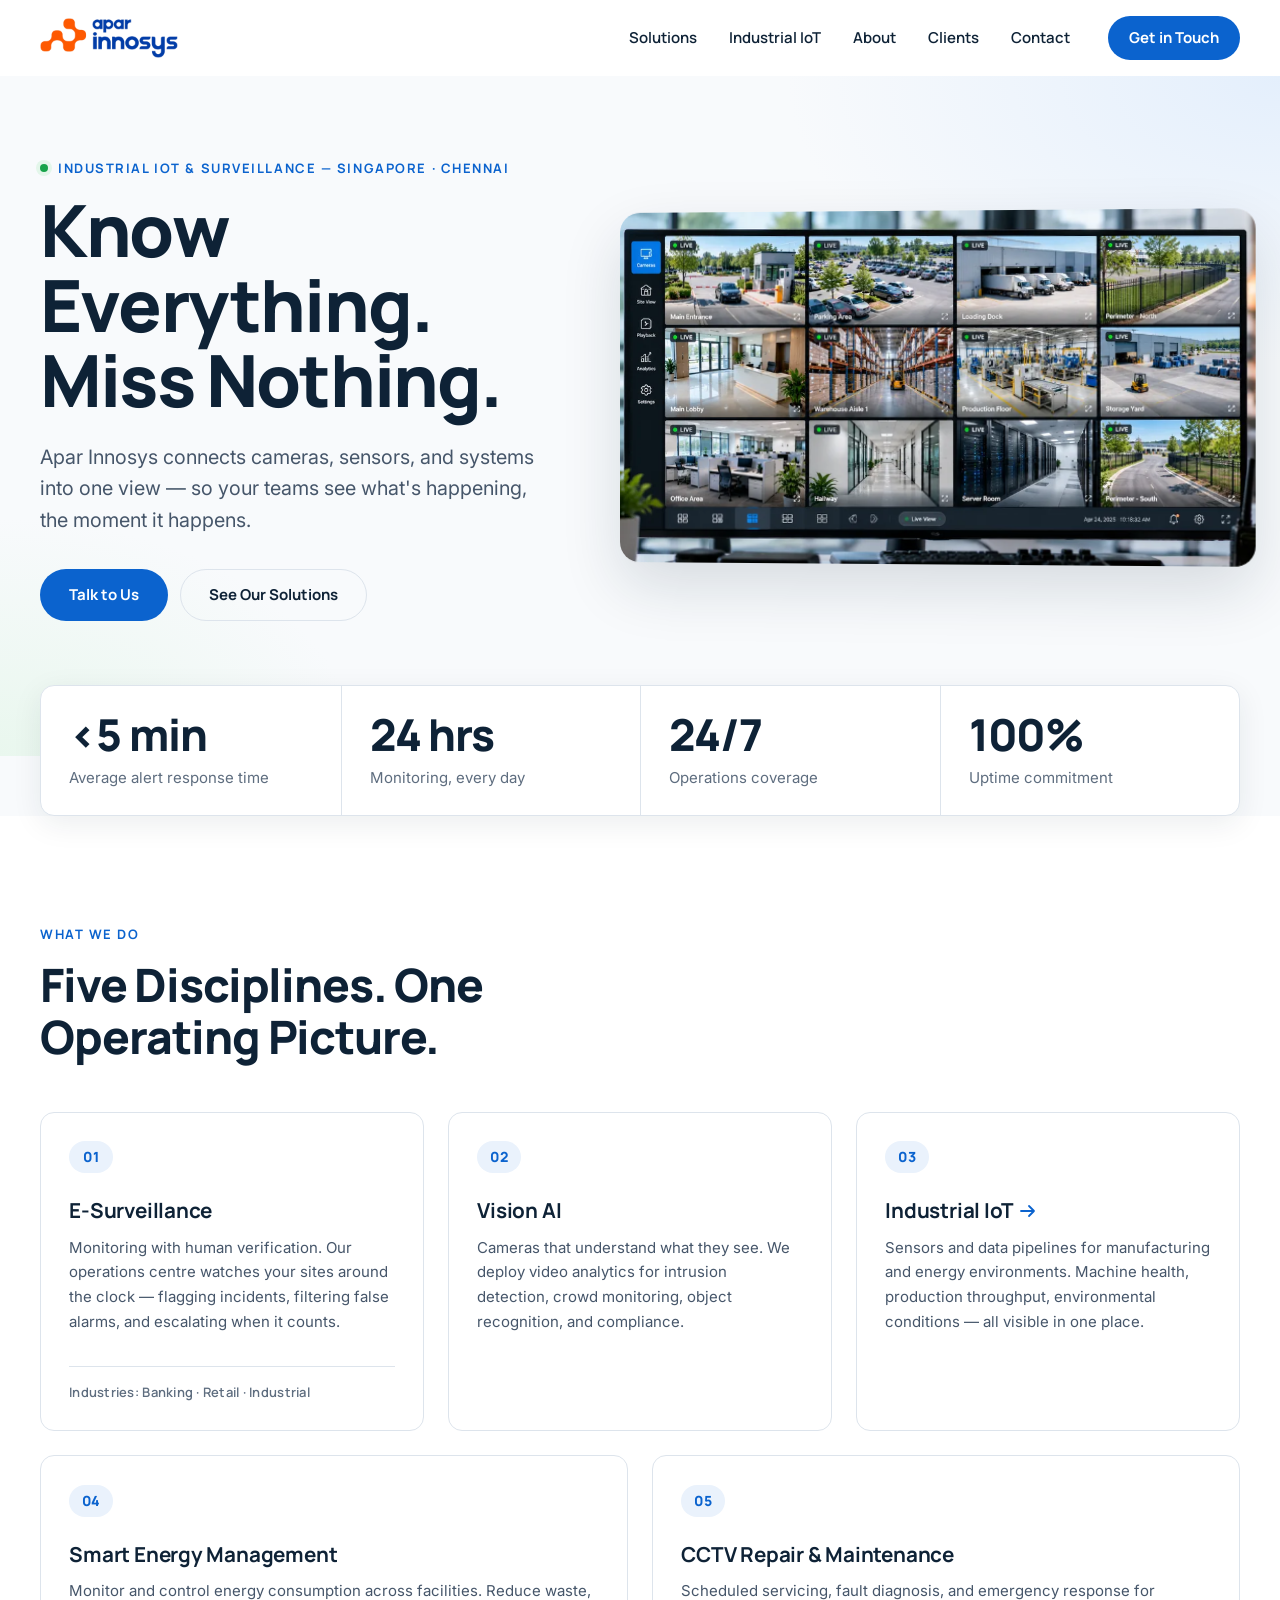
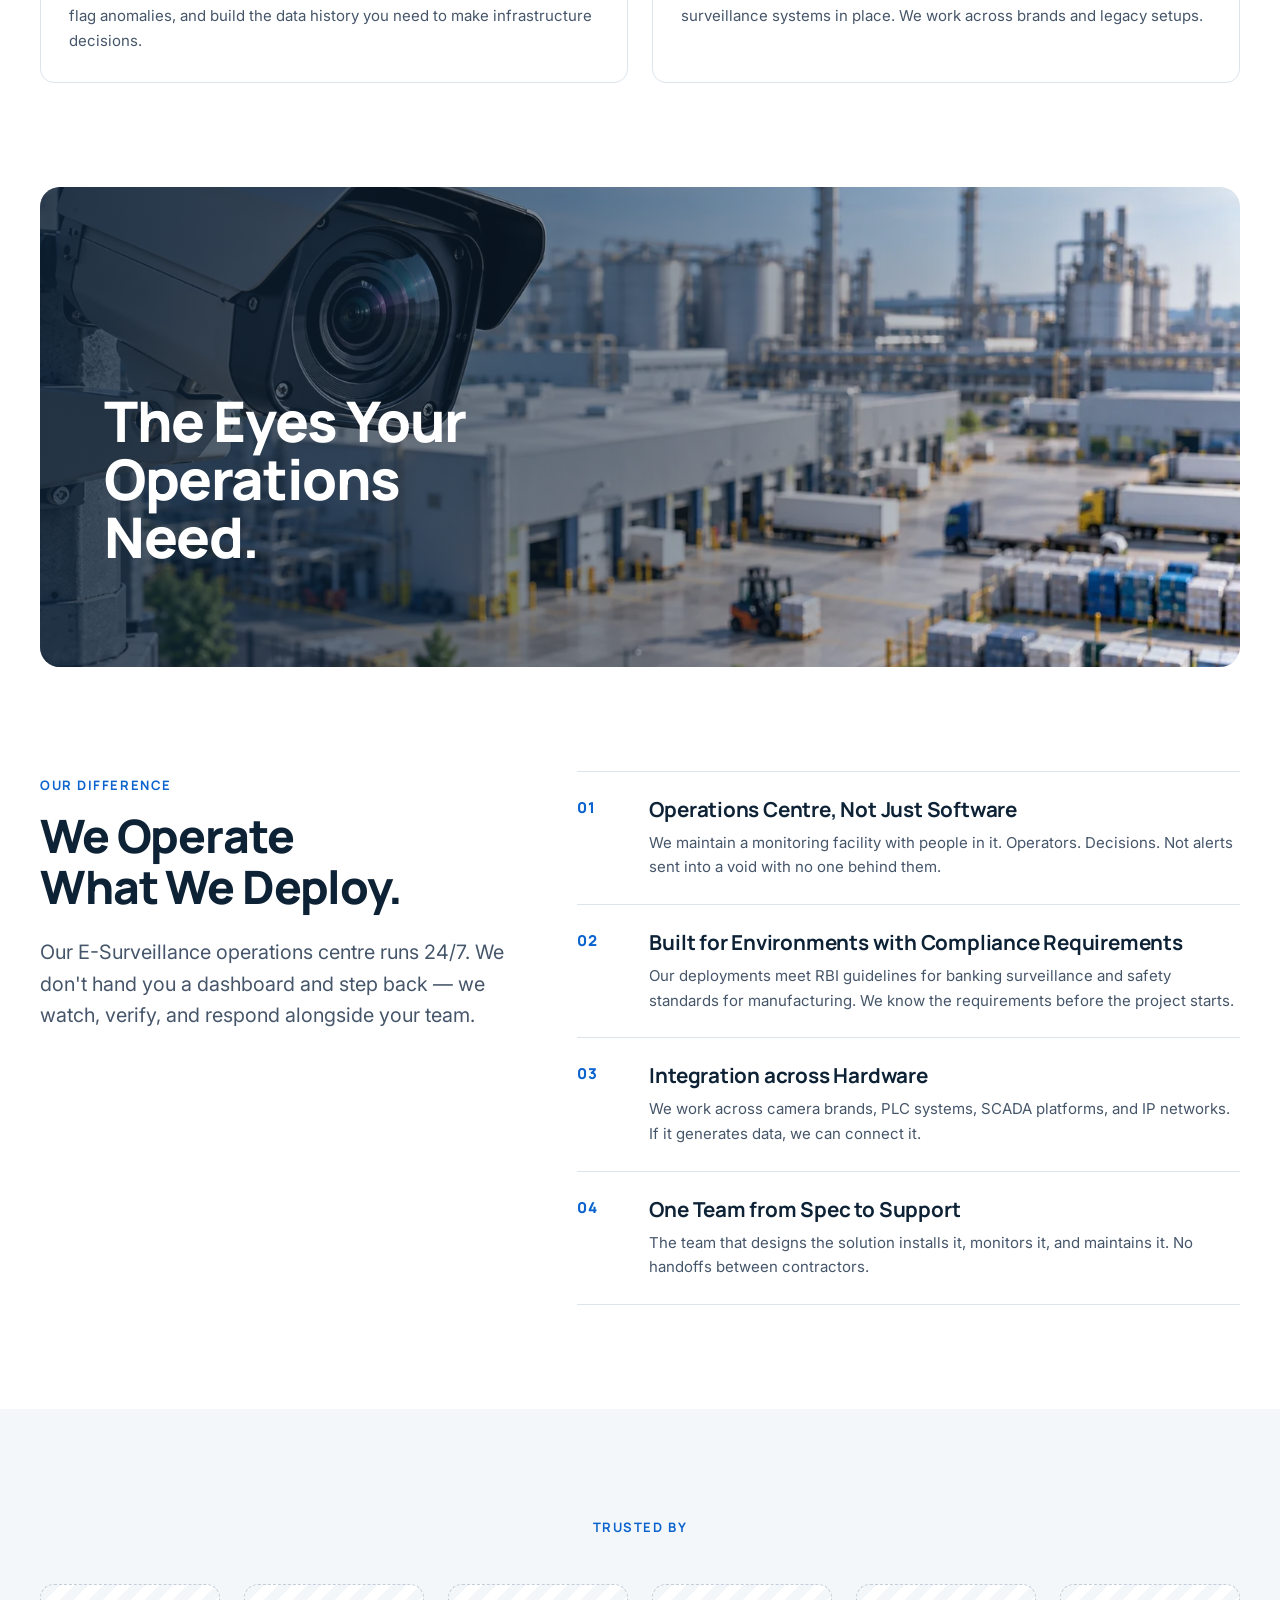
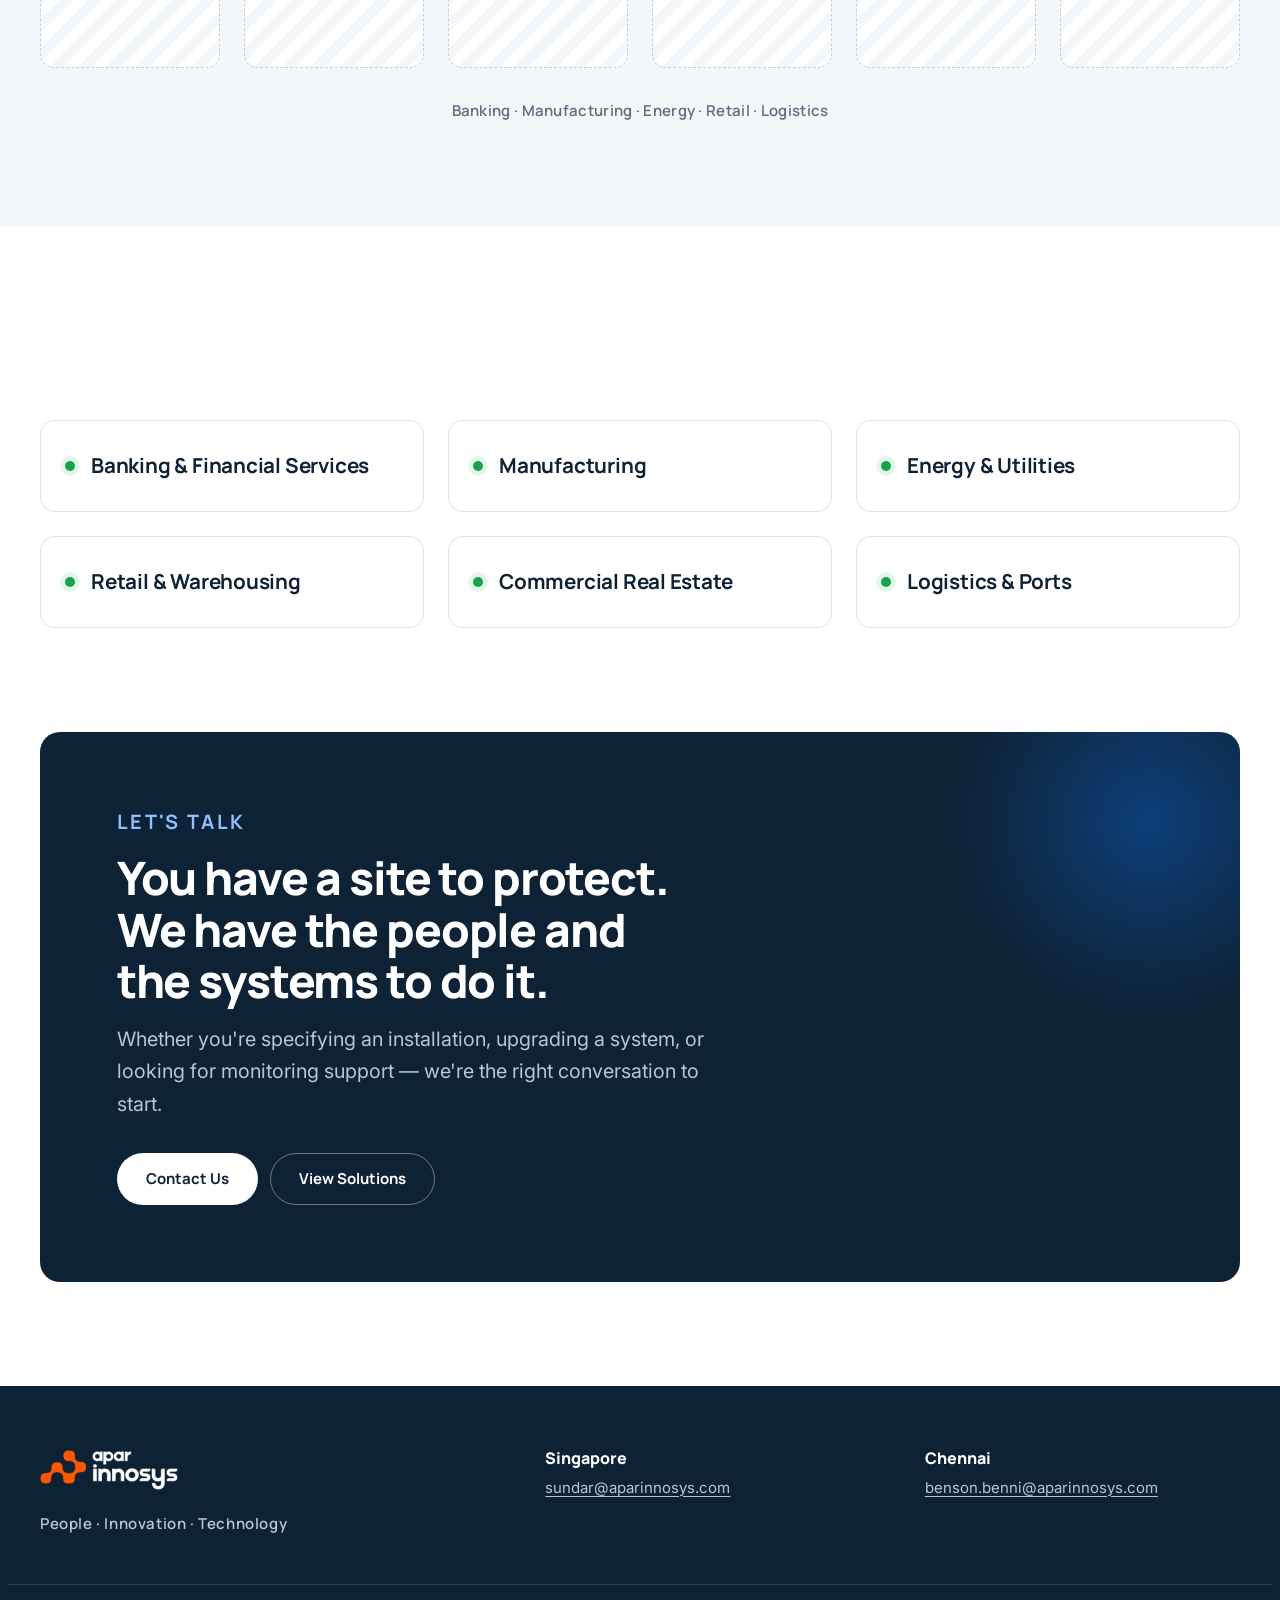
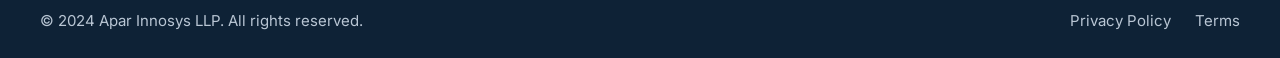
<file: codeforge/index.html>
<!doctype html>
<html lang="en">
<head>
  <meta charset="utf-8">
  <meta name="viewport" content="width=device-width, initial-scale=1">
  <title>Apar Innosys — Know Everything. Miss Nothing.</title>
  <meta name="description" content="Apar Innosys connects cameras, sensors, and systems into one view — so your teams see what's happening, the moment it happens.">
  <link rel="icon" href="img/favicon.png" type="image/png">
  <link rel="apple-touch-icon" href="img/apple-touch-icon.png">
  <script>document.documentElement.classList.add('js')</script>
  <link rel="preconnect" href="https://fonts.googleapis.com">
  <link rel="preconnect" href="https://fonts.gstatic.com" crossorigin>
  <link rel="stylesheet" href="https://fonts.googleapis.com/css2?family=Inter:wght@400;500;600&family=Manrope:wght@600;700;800&display=swap">
  <link rel="preload" as="image" type="image/webp" href="img/hero-camera-grid-1600.webp"
        imagesrcset="img/hero-camera-grid-960.webp 960w, img/hero-camera-grid-1600.webp 1600w"
        imagesizes="(max-width: 1023px) 100vw, 660px" fetchpriority="high">
  <link rel="stylesheet" href="css/tokens.css?v=5">
  <link rel="stylesheet" href="css/components.css?v=5">
  <link rel="stylesheet" href="css/home.css?v=5">
  <script src="js/main.js?v=5" defer></script>
</head>
<body>

<a class="skip-link" href="#main">Skip to content</a>

<!-- ================= NAVIGATION ================= -->
<header class="site-header" id="header">
  <div class="container site-header__inner">
    <a class="logo" href="index.html"><picture><source srcset="img/apar-logo.webp" type="image/webp"><img src="img/apar-logo.png" alt="Apar Innosys" width="414" height="120"></picture></a>
    <div class="site-header__actions">
      <nav aria-label="Main">
        <ul class="nav">
          <li><a href="#solutions">Solutions</a></li>
          <li><a href="industrial-iot.html">Industrial IoT</a></li>
          <li><a href="#about">About</a></li>
          <li><a href="#clients">Clients</a></li>
          <li><a href="#contact">Contact</a></li>
        </ul>
      </nav>
      <a class="btn btn--primary btn--sm hide-md" href="#contact">Get in Touch</a>
      <button class="icon-btn only-mobile" type="button" data-open="mobile-menu" aria-controls="mobile-menu" aria-expanded="false" aria-label="Open menu"><svg aria-hidden="true"><use href="img/icons.svg#i-menu"/></svg></button>
    </div>
  </div>
</header>

<main id="main">

<!-- ================= HERO ================= -->
<section class="home-hero section--hero-bg" aria-labelledby="hero-title">
  <div class="container">
    <div class="home-hero__grid">
      <div class="home-hero__content">
        <p class="eyebrow eyebrow--live">Industrial IoT &amp; Surveillance — Singapore · Chennai</p>
        <h1 class="t-hero" id="hero-title">Know Everything. Miss Nothing.</h1>
        <p class="t-lead">Apar Innosys connects cameras, sensors, and systems into one view — so your teams see what's happening, the moment it happens.</p>
        <div class="btn-row">
          <a class="btn btn--primary" href="#contact">Talk to Us</a>
          <a class="btn btn--ghost" href="#solutions">See Our Solutions</a>
        </div>
      </div>
      <div class="home-hero__media">
        <figure class="media-frame">
          <picture>
            <source type="image/webp" srcset="img/hero-camera-grid-960.webp 960w, img/hero-camera-grid-1600.webp 1600w" sizes="(max-width: 1023px) 100vw, 660px">
            <img src="img/hero-camera-grid-1600.jpg" srcset="img/hero-camera-grid-960.jpg 960w, img/hero-camera-grid-1600.jpg 1600w" sizes="(max-width: 1023px) 100vw, 660px"
                 width="1600" height="900" fetchpriority="high"
                 alt="A monitor showing a grid of twelve live camera feeds covering a site's entrance, parking, loading dock, perimeter, lobby, warehouse, production floor, offices and server room.">
          </picture>
        </figure>
      </div>
    </div>

    <!-- ================= STATS BAR ================= -->
    <ul class="stats home-stats" aria-label="Key figures">
      <li><span class="stats__value">&lt;5 min</span><span class="stats__label">Average alert response time</span></li>
      <li><span class="stats__value">24 hrs</span><span class="stats__label">Monitoring, every day</span></li>
      <li><span class="stats__value">24/7</span><span class="stats__label">Operations coverage</span></li>
      <li><span class="stats__value">100%</span><span class="stats__label">Uptime commitment</span></li>
    </ul>
  </div>
</section>

<!-- ================= SOLUTIONS ================= -->
<section class="section" id="solutions" aria-labelledby="solutions-title">
  <div class="container">
    <header class="section-head reveal">
      <p class="eyebrow">What We Do</p>
      <h2 class="t-section" id="solutions-title">Five Disciplines. One Operating Picture.</h2>
    </header>
    <ul class="plain-list grid home-solutions__grid">
      <li class="reveal">
        <article class="card">
          <span class="card__num">01</span>
          <h3 class="t-card card__title">E-Surveillance</h3>
          <p class="card__text">Monitoring with human verification. Our operations centre watches your sites around the clock — flagging incidents, filtering false alarms, and escalating when it counts.</p>
          <p class="card__meta">Industries: Banking · Retail · Industrial</p>
        </article>
      </li>
      <li class="reveal">
        <article class="card">
          <span class="card__num">02</span>
          <h3 class="t-card card__title">Vision AI</h3>
          <p class="card__text">Cameras that understand what they see. We deploy video analytics for intrusion detection, crowd monitoring, object recognition, and compliance.</p>
        </article>
      </li>
      <li class="reveal">
        <article class="card">
          <span class="card__num">03</span>
          <h3 class="t-card card__title"><a href="industrial-iot.html">Industrial IoT<svg aria-hidden="true"><use href="img/icons.svg#i-arrow"/></svg></a></h3>
          <p class="card__text">Sensors and data pipelines for manufacturing and energy environments. Machine health, production throughput, environmental conditions — all visible in one place.</p>
        </article>
      </li>
      <li class="reveal">
        <article class="card">
          <span class="card__num">04</span>
          <h3 class="t-card card__title">Smart Energy Management</h3>
          <p class="card__text">Monitor and control energy consumption across facilities. Reduce waste, flag anomalies, and build the data history you need to make infrastructure decisions.</p>
        </article>
      </li>
      <li class="reveal">
        <article class="card">
          <span class="card__num">05</span>
          <h3 class="t-card card__title">CCTV Repair &amp; Maintenance</h3>
          <p class="card__text">Scheduled servicing, fault diagnosis, and emergency response for surveillance systems in place. We work across brands and legacy setups.</p>
        </article>
      </li>
    </ul>
  </div>
</section>

<!-- ================= BANNER ================= -->
<section class="section home-banner" aria-labelledby="banner-title">
  <div class="container">
    <div class="banner reveal">
      <picture>
        <source type="image/webp" srcset="img/camera-industrial-site-960.webp 960w, img/camera-industrial-site-1600.webp 1600w" sizes="(max-width: 1264px) 100vw, 1200px">
        <img class="banner__img" src="img/camera-industrial-site-1600.jpg" srcset="img/camera-industrial-site-960.jpg 960w, img/camera-industrial-site-1600.jpg 1600w" sizes="(max-width: 1264px) 100vw, 1200px"
             width="1600" height="901" loading="lazy" alt="">
      </picture>
      <h2 class="banner__title" id="banner-title">The Eyes Your Operations Need.</h2>
    </div>
  </div>
</section>

<!-- ================= WHY APAR INNOSYS ================= -->
<section class="section" id="about" aria-labelledby="why-title">
  <div class="container home-why__grid">
    <header class="home-why__intro reveal">
      <p class="eyebrow">Our Difference</p>
      <h2 class="t-section" id="why-title">We Operate What We Deploy.</h2>
      <p class="t-lead">Our E-Surveillance operations centre runs 24/7. We don't hand you a dashboard and step back — we watch, verify, and respond alongside your team.</p>
    </header>
    <ol class="num-list">
      <li class="reveal">
        <span class="num-list__num">01</span>
        <div><h3 class="num-list__title">Operations Centre, Not Just Software</h3>
          <p>We maintain a monitoring facility with people in it. Operators. Decisions. Not alerts sent into a void with no one behind them.</p></div>
      </li>
      <li class="reveal">
        <span class="num-list__num">02</span>
        <div><h3 class="num-list__title">Built for Environments with Compliance Requirements</h3>
          <p>Our deployments meet RBI guidelines for banking surveillance and safety standards for manufacturing. We know the requirements before the project starts.</p></div>
      </li>
      <li class="reveal">
        <span class="num-list__num">03</span>
        <div><h3 class="num-list__title">Integration across Hardware</h3>
          <p>We work across camera brands, PLC systems, SCADA platforms, and IP networks. If it generates data, we can connect it.</p></div>
      </li>
      <li class="reveal">
        <span class="num-list__num">04</span>
        <div><h3 class="num-list__title">One Team from Spec to Support</h3>
          <p>The team that designs the solution installs it, monitors it, and maintains it. No handoffs between contractors.</p></div>
      </li>
    </ol>
  </div>
</section>

<!-- ================= CLIENT LOGOS ================= -->
<!-- Client logos to be provided: replace each empty <li> with an <img>. -->
<section class="section section--alt home-clients" id="clients" aria-labelledby="clients-title">
  <div class="container">
    <header class="section-head section-head--center">
      <h2 class="eyebrow" id="clients-title">Trusted By</h2>
    </header>
    <ul class="logos" aria-hidden="true">
      <li></li><li></li><li></li><li></li><li></li><li></li>
    </ul>
    <p class="home-clients__sectors">Banking · Manufacturing · Energy · Retail · Logistics</p>
  </div>
</section>

<!-- ================= INDUSTRIES ================= -->
<section class="section" aria-labelledby="industries-title">
  <div class="container">
    <header class="section-head reveal">
      <h2 class="eyebrow" id="industries-title">Sectors We Work In</h2>
    </header>
    <ul class="tiles">
      <li class="reveal">Banking &amp; Financial Services</li>
      <li class="reveal">Manufacturing</li>
      <li class="reveal">Energy &amp; Utilities</li>
      <li class="reveal">Retail &amp; Warehousing</li>
      <li class="reveal">Commercial Real Estate</li>
      <li class="reveal">Logistics &amp; Ports</li>
    </ul>
  </div>
</section>

<!-- ================= CTA ================= -->
<section class="section home-cta" id="contact" aria-labelledby="cta-title">
  <div class="container">
    <div class="cta-band reveal">
      <p class="eyebrow">Let's Talk</p>
      <h2 class="t-section" id="cta-title">You have a site to protect. We have the people and the systems to do it.</h2>
      <p>Whether you're specifying an installation, upgrading a system, or looking for monitoring support — we're the right conversation to start.</p>
      <div class="btn-row">
        <a class="btn btn--light" href="#offices">Contact Us</a>
        <a class="btn btn--ghost-light" href="#solutions">View Solutions</a>
      </div>
    </div>
  </div>
</section>

</main>

<!-- ================= FOOTER ================= -->
<footer class="site-footer">
  <div class="container site-footer__grid" id="offices">
    <div class="site-footer__brand">
      <a class="logo" href="index.html"><picture><source srcset="img/apar-logo-light.webp" type="image/webp"><img src="img/apar-logo-light.png" alt="Apar Innosys" width="414" height="120" loading="lazy"></picture></a>
      <p class="site-footer__tagline">People · Innovation · Technology</p>
    </div>
    <address>
      <h2 class="site-footer__title">Singapore</h2>
      <a href="mailto:sundar@aparinnosys.com">sundar@aparinnosys.com</a>
    </address>
    <address>
      <h2 class="site-footer__title">Chennai</h2>
      <a href="mailto:benson.benni@aparinnosys.com">benson.benni@aparinnosys.com</a>
    </address>
  </div>
  <div class="container site-footer__bottom">
    <p>© 2024 Apar Innosys LLP. All rights reserved.</p>
    <ul class="plain-list"><li><a href="#">Privacy Policy</a></li><li><a href="#">Terms</a></li></ul>
  </div>
</footer>

<!-- ================= MOBILE MENU (inert until opened) ================= -->
<div class="mobile-menu" id="mobile-menu" role="dialog" aria-modal="true" aria-label="Menu" inert>
  <div class="mobile-menu__top">
    <a class="logo" href="index.html"><picture><source srcset="img/apar-logo-light.webp" type="image/webp"><img src="img/apar-logo-light.png" alt="Apar Innosys" width="414" height="120" loading="lazy"></picture></a>
    <button class="icon-btn mobile-menu__close" type="button" data-close aria-label="Close menu"><svg aria-hidden="true"><use href="img/icons.svg#i-close"/></svg></button>
  </div>
  <nav aria-label="Mobile"><ul class="mobile-menu__list" data-mobile-list></ul></nav>
  <a class="btn btn--light" href="#contact">Get in Touch</a>
</div>

</body>
</html>
</file>
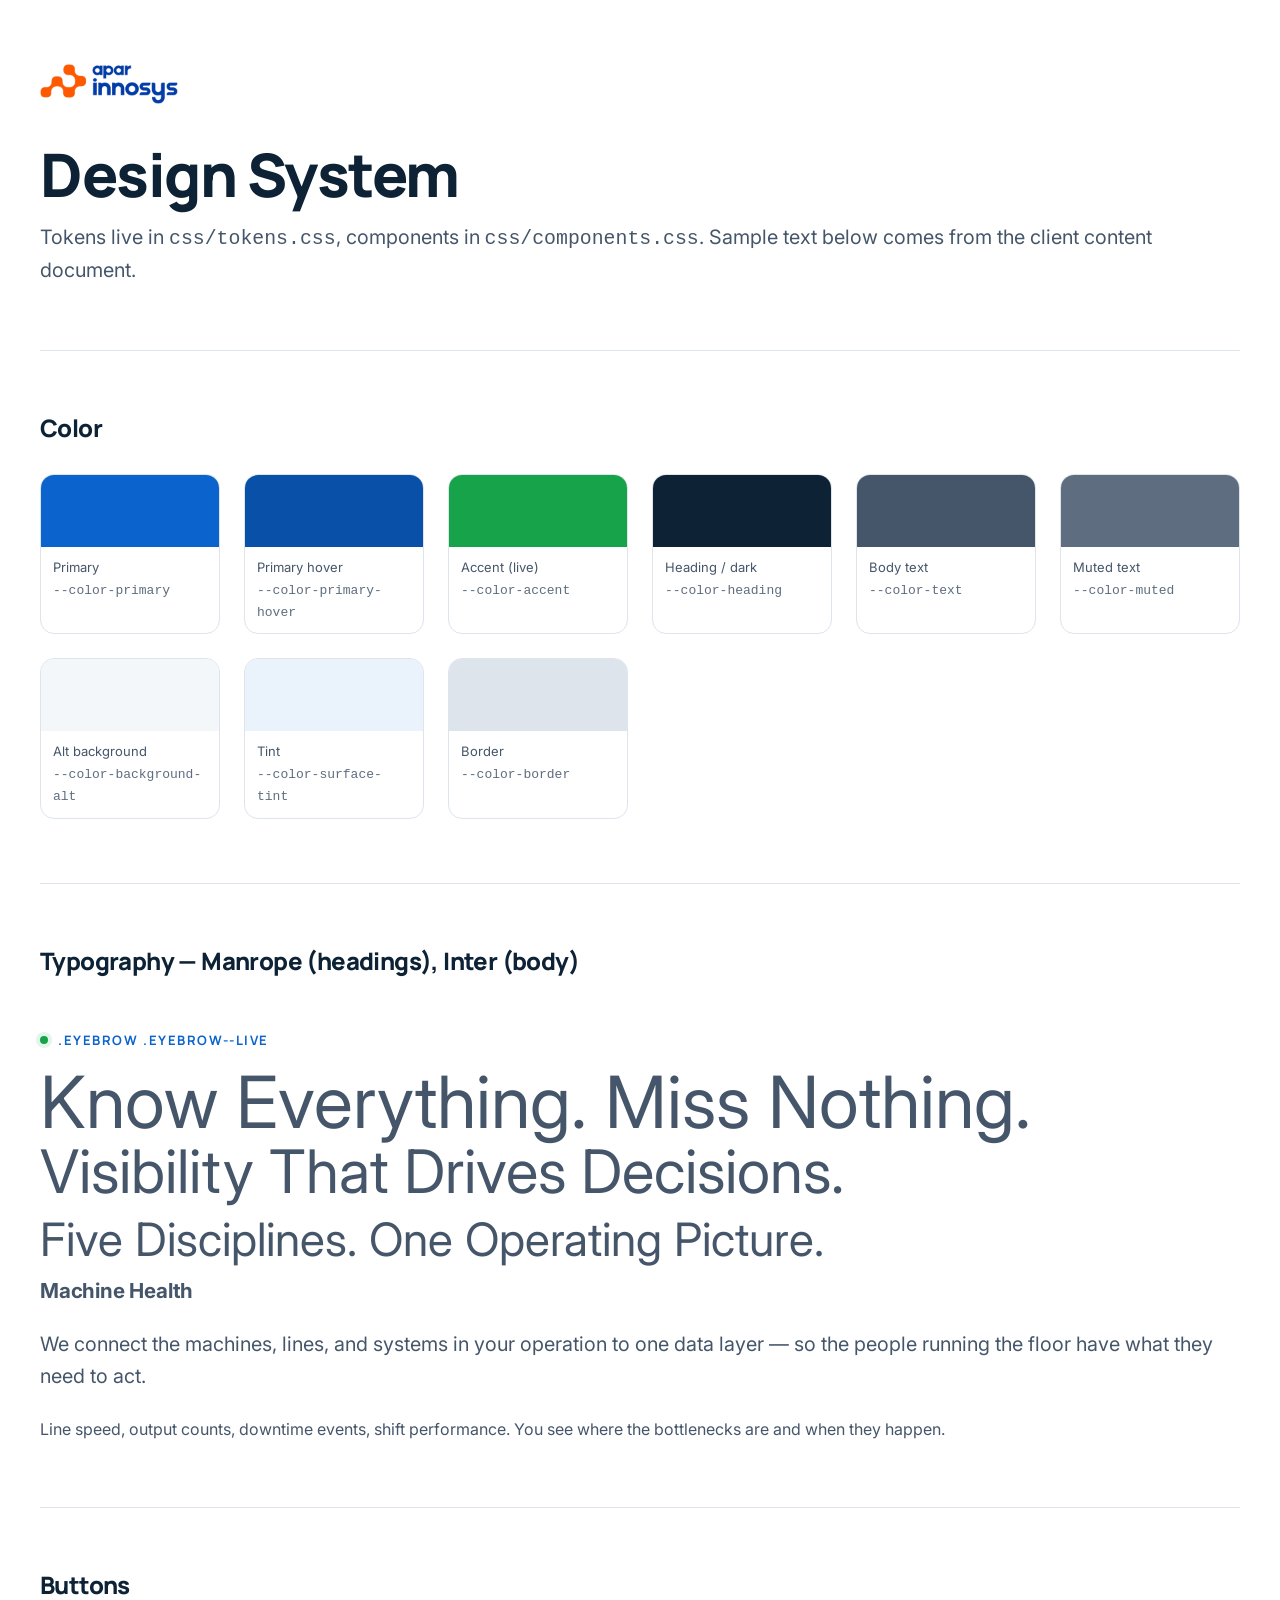
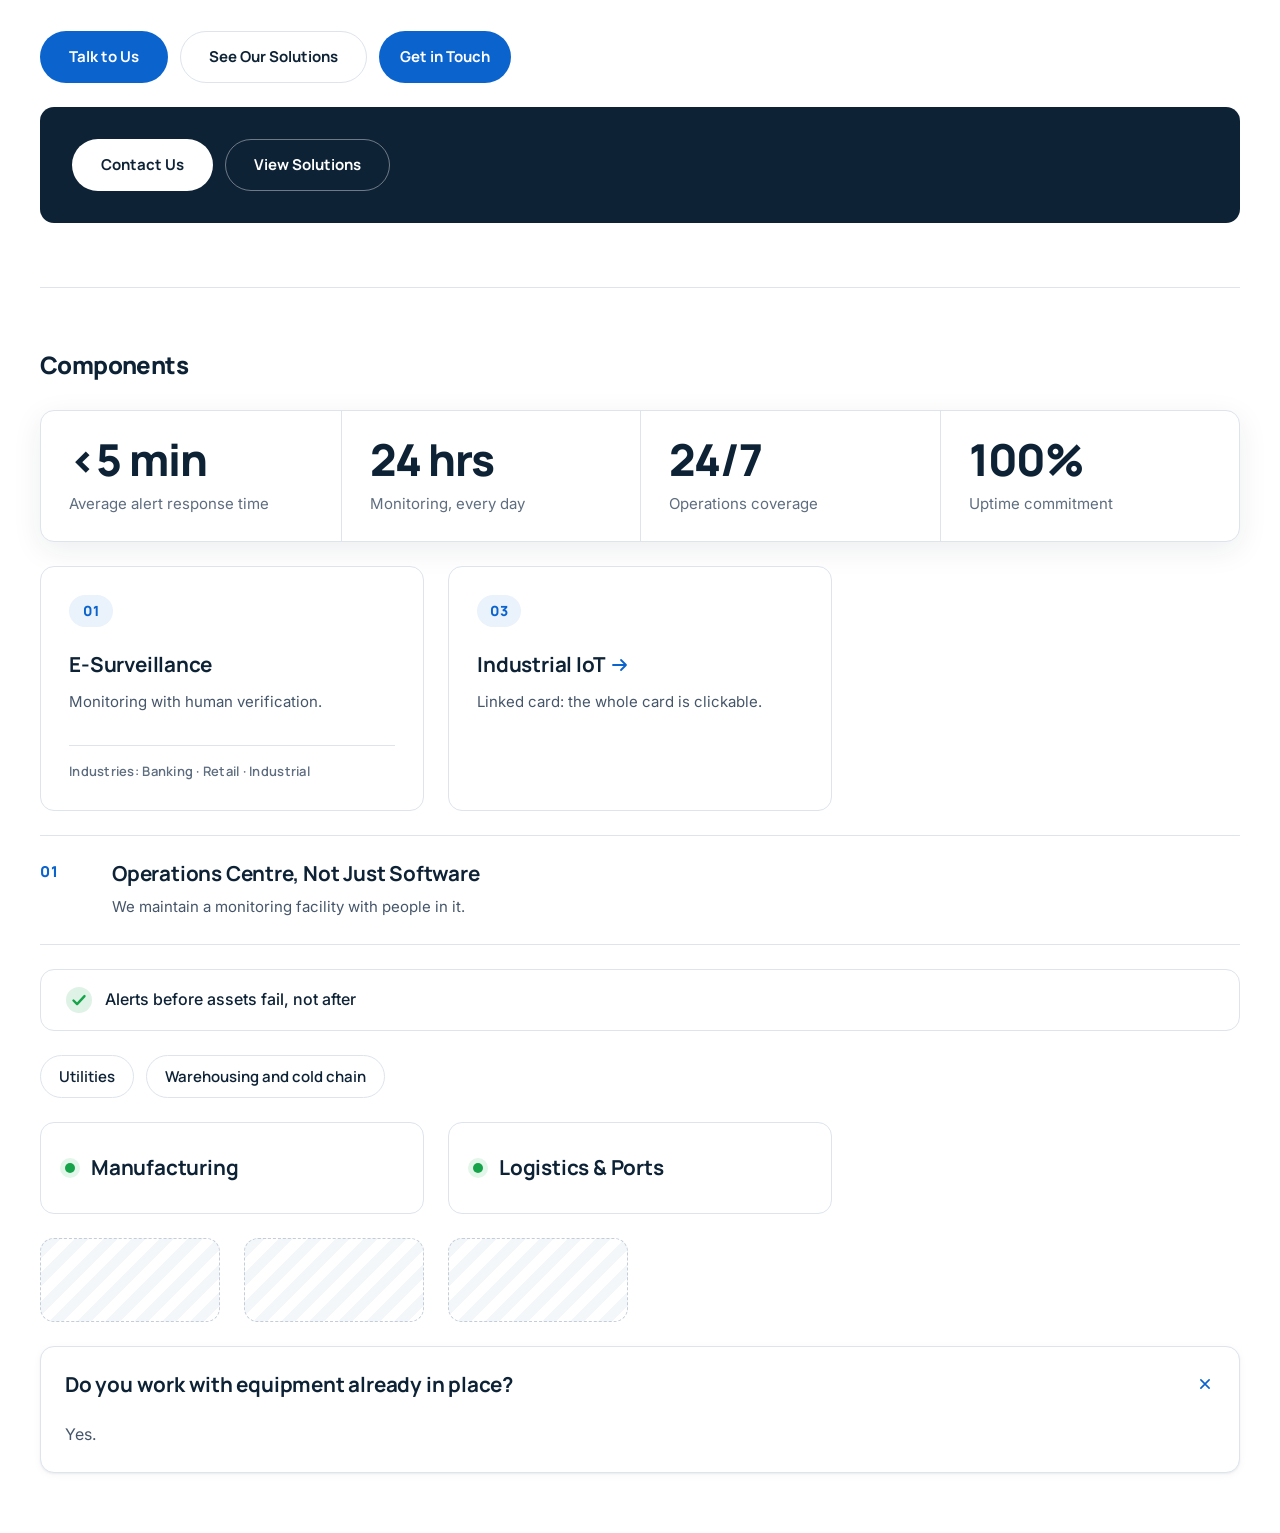
<file: codeforge/design-system.html>
<!doctype html>
<html lang="en">
<head>
  <meta charset="utf-8">
  <meta name="viewport" content="width=device-width, initial-scale=1">
  <title>Apar Innosys — Design System</title>
  <meta name="robots" content="noindex">
  <link rel="icon" href="img/favicon.png" type="image/png">
  <link rel="preconnect" href="https://fonts.googleapis.com">
  <link rel="preconnect" href="https://fonts.gstatic.com" crossorigin>
  <link rel="stylesheet" href="https://fonts.googleapis.com/css2?family=Inter:wght@400;500;600&family=Manrope:wght@600;700;800&display=swap">
  <link rel="stylesheet" href="css/tokens.css?v=5">
  <link rel="stylesheet" href="css/components.css?v=5">
  <style>
    /* Style-guide-only layout */
    .ds-section { padding-block: var(--space-8); border-bottom: 1px solid var(--color-border); }
    .ds-section > h2 { font-size: 1.5rem; margin-bottom: var(--space-6); }
    .ds-swatches { display: grid; grid-template-columns: repeat(auto-fill, minmax(160px, 1fr)); gap: var(--grid-gap); list-style: none; margin: 0; padding: 0; }
    .ds-swatch { border: 1px solid var(--color-border); border-radius: var(--radius-card); overflow: hidden; font-size: 13px; }
    .ds-swatch i { display: block; height: 72px; }
    .ds-swatch span { display: block; padding: 10px 12px; }
    .ds-swatch code { color: var(--color-muted); }
    .ds-stack > * + * { margin-top: var(--space-5); }
    .ds-dark { padding: var(--space-6); border-radius: var(--radius-card); background: var(--color-surface-dark); }
  </style>
</head>
<body>
<main class="container">
  <header class="ds-section">
    <a class="logo" href="index.html"><picture><source srcset="img/apar-logo.webp" type="image/webp"><img src="img/apar-logo.png" alt="Apar Innosys" width="414" height="120"></picture></a>
    <h1 class="t-page" style="margin-top: var(--space-6)">Design System</h1>
    <p class="t-lead">Tokens live in <code>css/tokens.css</code>, components in <code>css/components.css</code>. Sample text below comes from the client content document.</p>
  </header>

  <section class="ds-section" aria-labelledby="ds-color">
    <h2 id="ds-color">Color</h2>
    <ul class="ds-swatches">
      <li class="ds-swatch"><i style="background: var(--color-primary)"></i><span>Primary<br><code>--color-primary</code></span></li>
      <li class="ds-swatch"><i style="background: var(--color-primary-hover)"></i><span>Primary hover<br><code>--color-primary-hover</code></span></li>
      <li class="ds-swatch"><i style="background: var(--color-accent)"></i><span>Accent (live)<br><code>--color-accent</code></span></li>
      <li class="ds-swatch"><i style="background: var(--color-heading)"></i><span>Heading / dark<br><code>--color-heading</code></span></li>
      <li class="ds-swatch"><i style="background: var(--color-text)"></i><span>Body text<br><code>--color-text</code></span></li>
      <li class="ds-swatch"><i style="background: var(--color-muted)"></i><span>Muted text<br><code>--color-muted</code></span></li>
      <li class="ds-swatch"><i style="background: var(--color-background-alt)"></i><span>Alt background<br><code>--color-background-alt</code></span></li>
      <li class="ds-swatch"><i style="background: var(--color-surface-tint)"></i><span>Tint<br><code>--color-surface-tint</code></span></li>
      <li class="ds-swatch"><i style="background: var(--color-border)"></i><span>Border<br><code>--color-border</code></span></li>
    </ul>
  </section>

  <section class="ds-section ds-stack" aria-labelledby="ds-type">
    <h2 id="ds-type">Typography — Manrope (headings), Inter (body)</h2>
    <p class="eyebrow eyebrow--live">.eyebrow .eyebrow--live</p>
    <p class="t-hero" style="margin:0">Know Everything. Miss Nothing.</p>
    <p class="t-page" style="margin:0">Visibility That Drives Decisions.</p>
    <p class="t-section" style="margin:0">Five Disciplines. One Operating Picture.</p>
    <p class="t-card" style="margin:0">Machine Health</p>
    <p class="t-lead">We connect the machines, lines, and systems in your operation to one data layer — so the people running the floor have what they need to act.</p>
    <p>Line speed, output counts, downtime events, shift performance. You see where the bottlenecks are and when they happen.</p>
  </section>

  <section class="ds-section ds-stack" aria-labelledby="ds-buttons">
    <h2 id="ds-buttons">Buttons</h2>
    <div class="btn-row">
      <a class="btn btn--primary" href="#">Talk to Us</a>
      <a class="btn btn--ghost" href="#">See Our Solutions</a>
      <a class="btn btn--primary btn--sm" href="#">Get in Touch</a>
    </div>
    <div class="ds-dark btn-row">
      <a class="btn btn--light" href="#">Contact Us</a>
      <a class="btn btn--ghost-light" href="#">View Solutions</a>
    </div>
  </section>

  <section class="ds-section ds-stack" aria-labelledby="ds-components">
    <h2 id="ds-components">Components</h2>
    <ul class="stats" aria-label="Stats sample">
      <li><span class="stats__value">&lt;5 min</span><span class="stats__label">Average alert response time</span></li>
      <li><span class="stats__value">24 hrs</span><span class="stats__label">Monitoring, every day</span></li>
      <li><span class="stats__value">24/7</span><span class="stats__label">Operations coverage</span></li>
      <li><span class="stats__value">100%</span><span class="stats__label">Uptime commitment</span></li>
    </ul>
    <div class="grid grid--3">
      <article class="card"><span class="card__num">01</span><h3 class="t-card card__title">E-Surveillance</h3>
        <p class="card__text">Monitoring with human verification.</p><p class="card__meta">Industries: Banking · Retail · Industrial</p></article>
      <article class="card"><span class="card__num">03</span><h3 class="t-card card__title"><a href="industrial-iot.html">Industrial IoT<svg aria-hidden="true"><use href="img/icons.svg#i-arrow"/></svg></a></h3>
        <p class="card__text">Linked card: the whole card is clickable.</p></article>
    </div>
    <ol class="num-list">
      <li><span class="num-list__num">01</span><div><h3 class="num-list__title">Operations Centre, Not Just Software</h3><p>We maintain a monitoring facility with people in it.</p></div></li>
    </ol>
    <ul class="check-list"><li><svg aria-hidden="true"><use href="img/icons.svg#i-check"/></svg>Alerts before assets fail, not after</li></ul>
    <ul class="chips"><li>Utilities</li><li>Warehousing and cold chain</li></ul>
    <ul class="tiles"><li>Manufacturing</li><li>Logistics &amp; Ports</li></ul>
    <ul class="logos" aria-hidden="true"><li></li><li></li><li></li></ul>
    <div class="faq"><details open><summary>Do you work with equipment already in place?<svg aria-hidden="true"><use href="img/icons.svg#i-plus"/></svg></summary><p class="faq__answer">Yes.</p></details></div>
  </section>
</main>
</body>
</html>
</file>
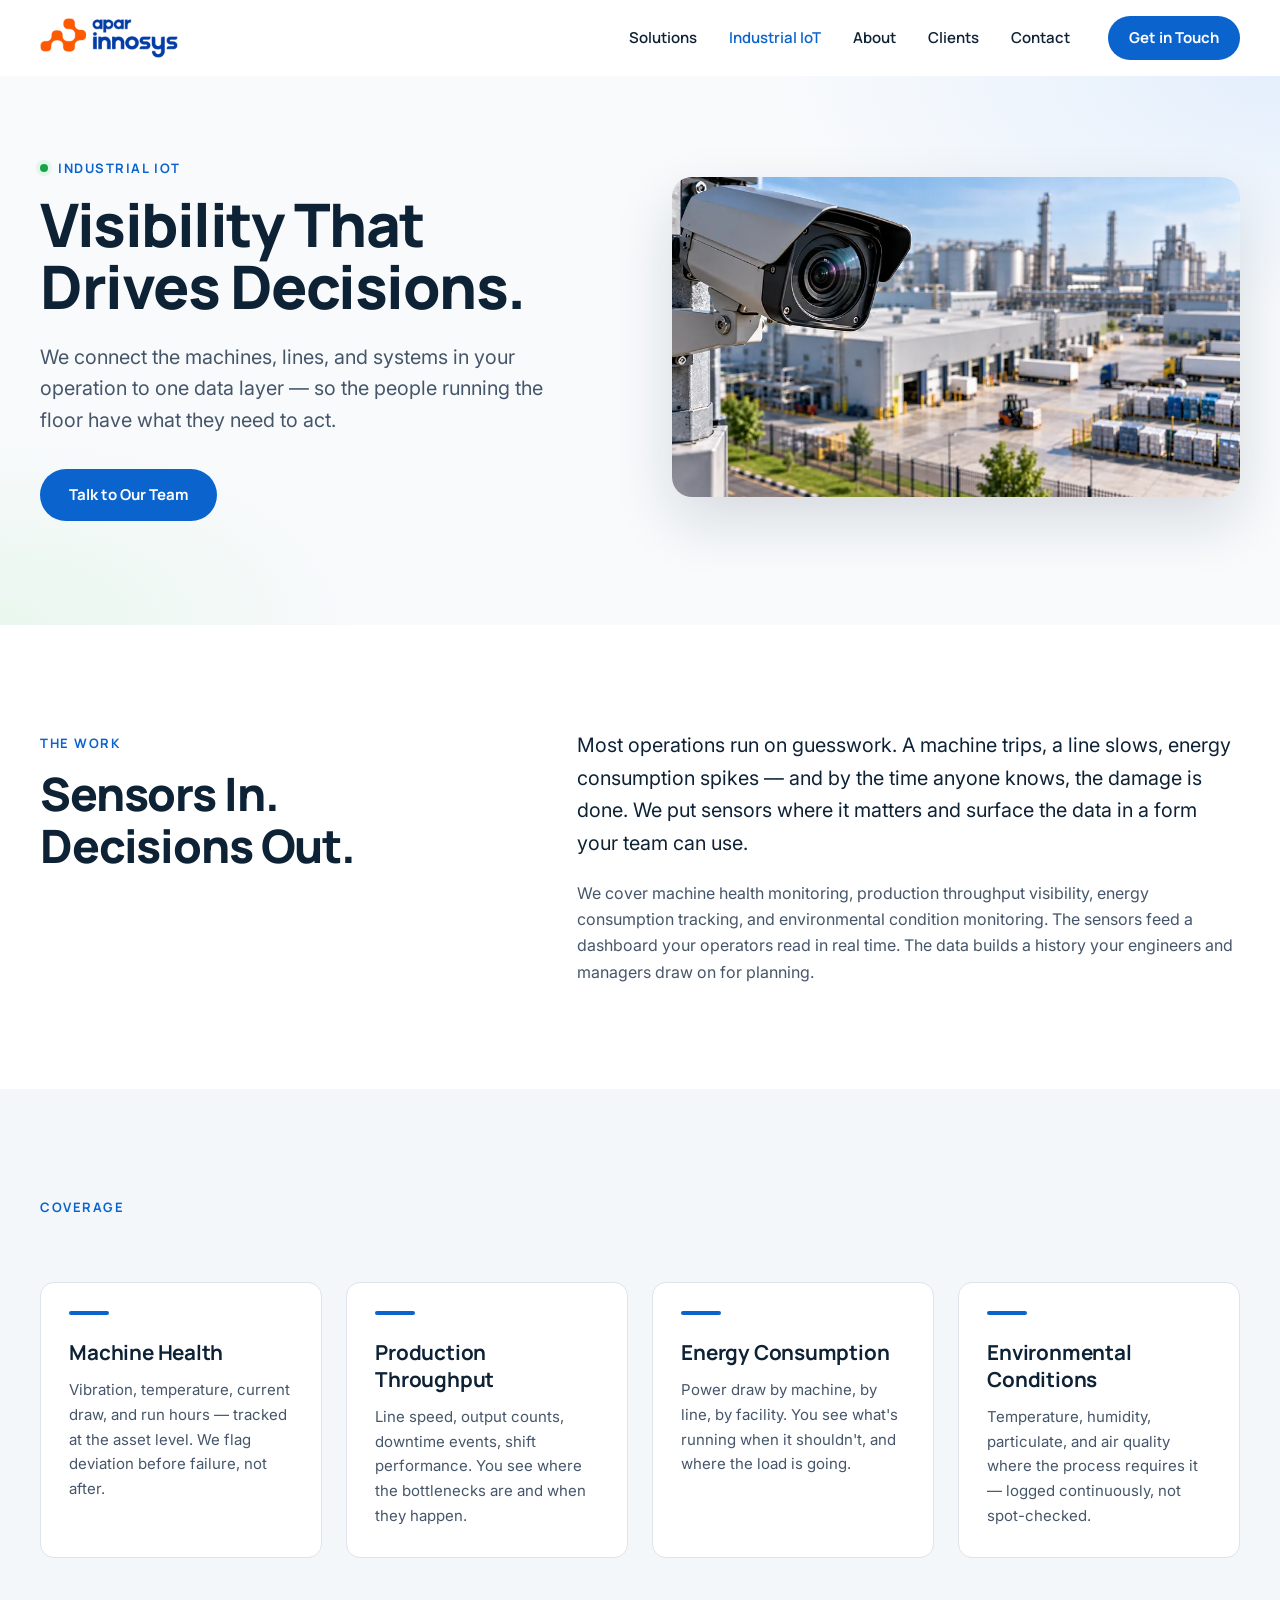
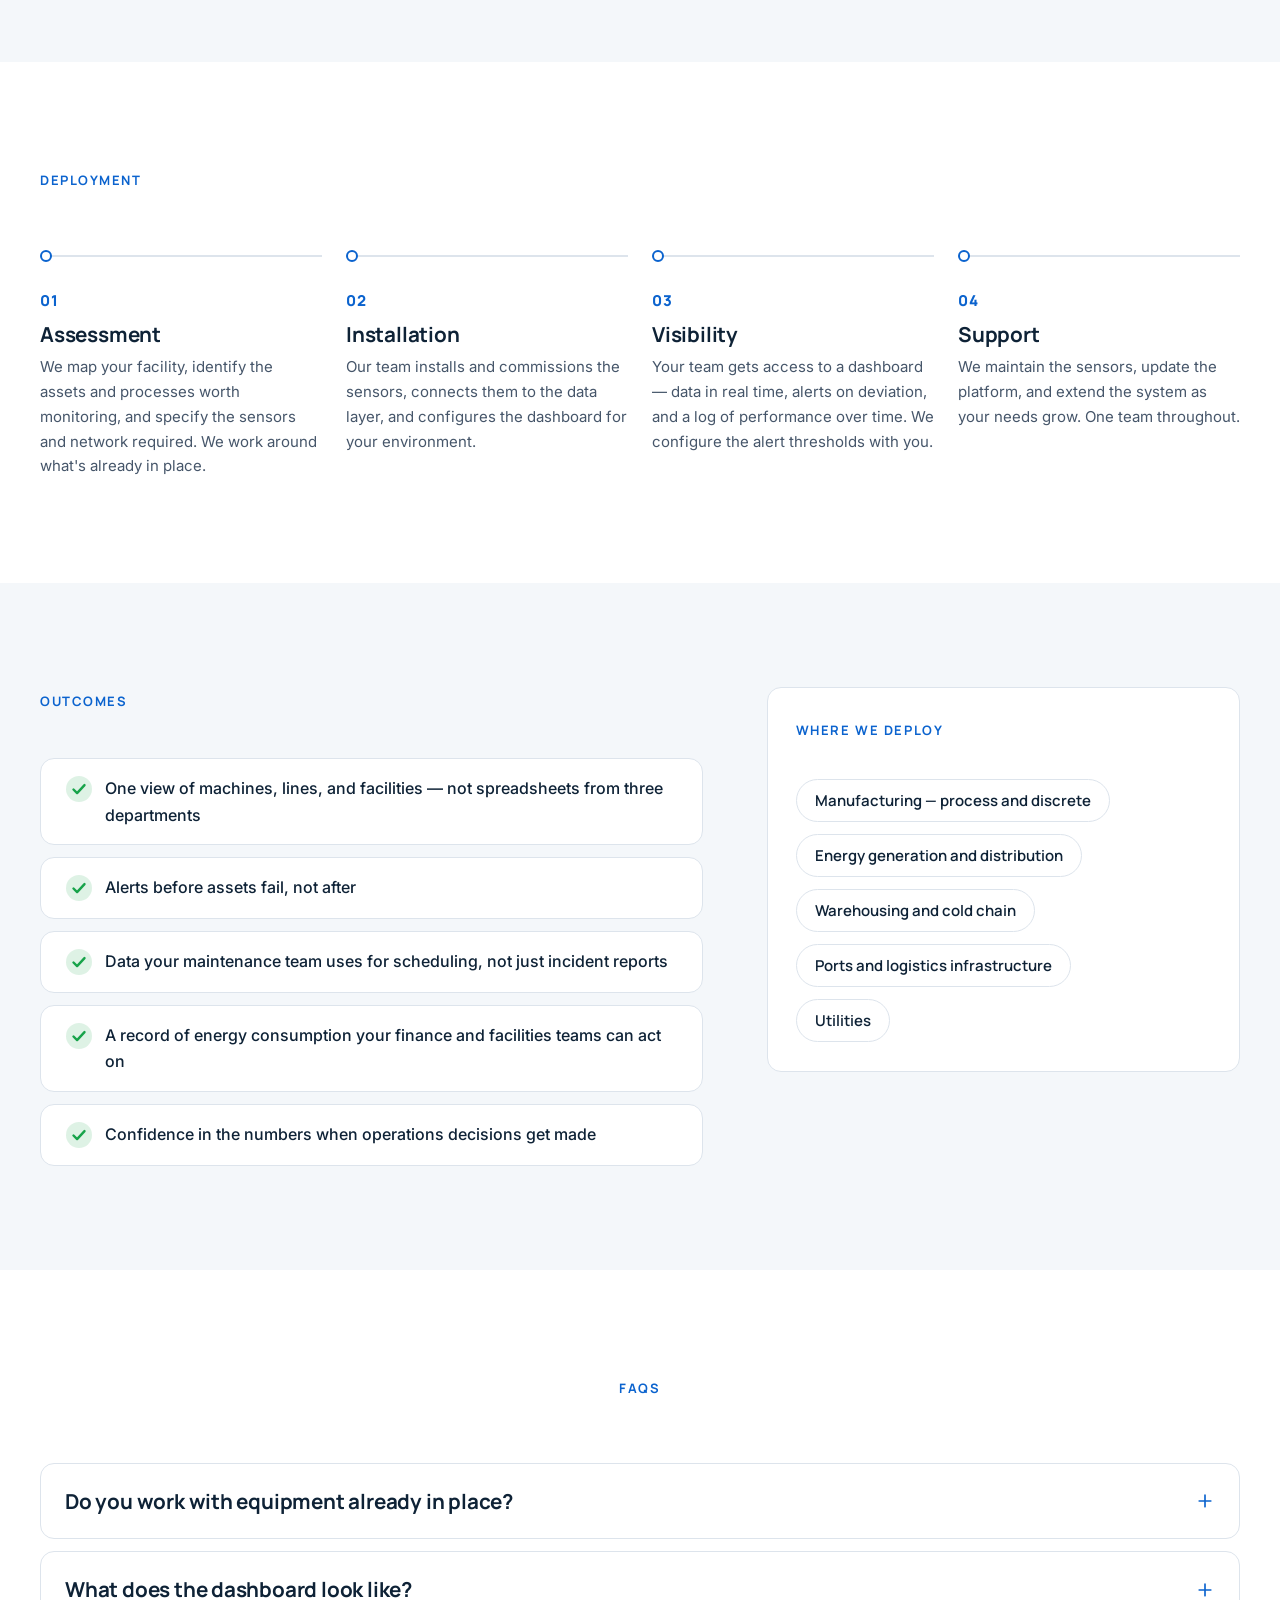
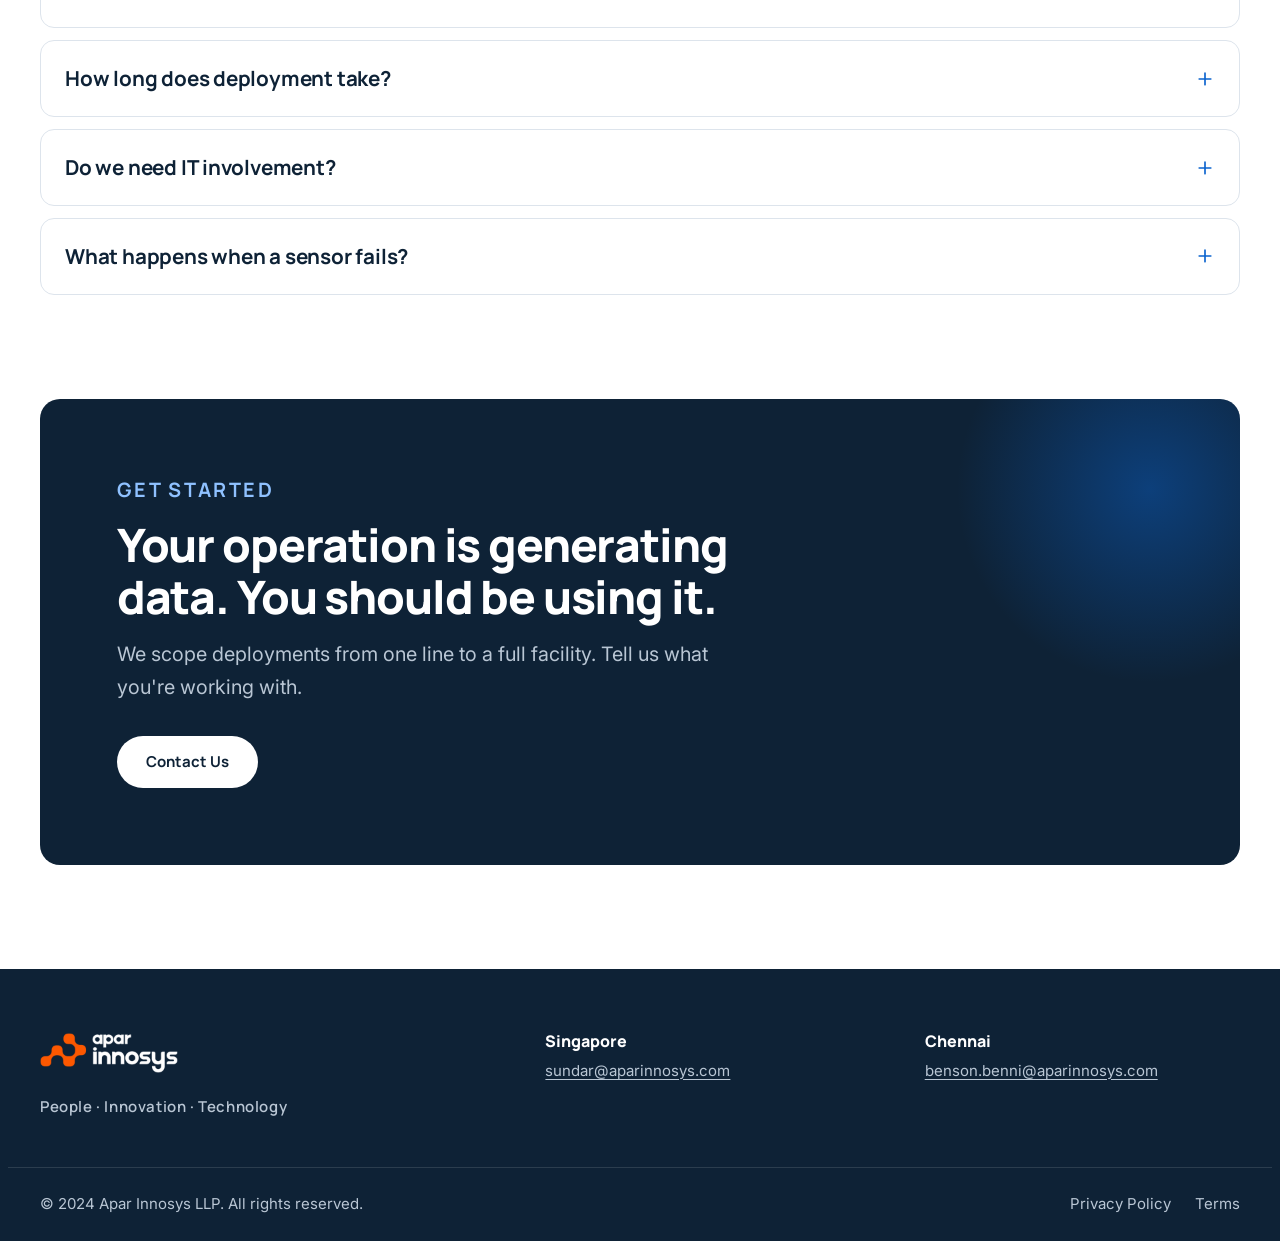
<file: codeforge/industrial-iot.html>
<!doctype html>
<html lang="en">
<head>
  <meta charset="utf-8">
  <meta name="viewport" content="width=device-width, initial-scale=1">
  <title>Industrial IoT — Apar Innosys</title>
  <meta name="description" content="We connect the machines, lines, and systems in your operation to one data layer — so the people running the floor have what they need to act.">
  <link rel="icon" href="img/favicon.png" type="image/png">
  <link rel="apple-touch-icon" href="img/apple-touch-icon.png">
  <script>document.documentElement.classList.add('js')</script>
  <link rel="preconnect" href="https://fonts.googleapis.com">
  <link rel="preconnect" href="https://fonts.gstatic.com" crossorigin>
  <link rel="stylesheet" href="https://fonts.googleapis.com/css2?family=Inter:wght@400;500;600&family=Manrope:wght@600;700;800&display=swap">
  <link rel="preload" as="image" type="image/webp" href="img/camera-industrial-site-1600.webp"
        imagesrcset="img/camera-industrial-site-960.webp 960w, img/camera-industrial-site-1600.webp 1600w"
        imagesizes="(max-width: 1023px) 100vw, 600px" fetchpriority="high">
  <link rel="stylesheet" href="css/tokens.css?v=5">
  <link rel="stylesheet" href="css/components.css?v=5">
  <link rel="stylesheet" href="css/page.css?v=5">
  <script src="js/main.js?v=5" defer></script>
</head>
<body>

<a class="skip-link" href="#main">Skip to content</a>

<!-- ================= NAVIGATION ================= -->
<header class="site-header" id="header">
  <div class="container site-header__inner">
    <a class="logo" href="index.html"><picture><source srcset="img/apar-logo.webp" type="image/webp"><img src="img/apar-logo.png" alt="Apar Innosys" width="414" height="120"></picture></a>
    <div class="site-header__actions">
      <nav aria-label="Main">
        <ul class="nav">
          <li><a href="index.html#solutions">Solutions</a></li>
          <li><a href="industrial-iot.html" aria-current="page">Industrial IoT</a></li>
          <li><a href="index.html#about">About</a></li>
          <li><a href="index.html#clients">Clients</a></li>
          <li><a href="#contact">Contact</a></li>
        </ul>
      </nav>
      <a class="btn btn--primary btn--sm hide-md" href="#contact">Get in Touch</a>
      <button class="icon-btn only-mobile" type="button" data-open="mobile-menu" aria-controls="mobile-menu" aria-expanded="false" aria-label="Open menu"><svg aria-hidden="true"><use href="img/icons.svg#i-menu"/></svg></button>
    </div>
  </div>
</header>

<main id="main">

<!-- ================= PAGE HERO ================= -->
<section class="page-hero section--hero-bg" aria-labelledby="page-title">
  <div class="container page-hero__grid">
    <div>
      <p class="eyebrow eyebrow--live">Industrial IoT</p>
      <h1 class="t-page" id="page-title">Visibility That Drives Decisions.</h1>
      <p class="t-lead">We connect the machines, lines, and systems in your operation to one data layer — so the people running the floor have what they need to act.</p>
      <a class="btn btn--primary" href="#contact">Talk to Our Team</a>
    </div>
    <figure class="media-frame">
      <picture>
        <source type="image/webp" srcset="img/camera-industrial-site-960.webp 960w, img/camera-industrial-site-1600.webp 1600w" sizes="(max-width: 1023px) 100vw, 600px">
        <img src="img/camera-industrial-site-1600.jpg" srcset="img/camera-industrial-site-960.jpg 960w, img/camera-industrial-site-1600.jpg 1600w" sizes="(max-width: 1023px) 100vw, 600px"
             width="1600" height="901" fetchpriority="high"
             alt="A security camera in sharp focus, overlooking a large industrial site with warehouses, loading docks and process plant in the background.">
      </picture>
    </figure>
  </div>
</section>

<!-- ================= WHAT WE DO ================= -->
<section class="section" aria-labelledby="work-title">
  <div class="container page-intro__grid">
    <header class="reveal">
      <p class="eyebrow">The Work</p>
      <h2 class="t-section" id="work-title">Sensors In. Decisions Out.</h2>
    </header>
    <div class="page-intro__body reveal">
      <p>Most operations run on guesswork. A machine trips, a line slows, energy consumption spikes — and by the time anyone knows, the damage is done. We put sensors where it matters and surface the data in a form your team can use.</p>
      <p>We cover machine health monitoring, production throughput visibility, energy consumption tracking, and environmental condition monitoring. The sensors feed a dashboard your operators read in real time. The data builds a history your engineers and managers draw on for planning.</p>
    </div>
  </div>
</section>

<!-- ================= WHAT WE MONITOR ================= -->
<section class="section section--alt page-coverage" aria-labelledby="coverage-title">
  <div class="container">
    <header class="section-head reveal">
      <h2 class="eyebrow" id="coverage-title">Coverage</h2>
    </header>
    <ul class="plain-list grid grid--4">
      <li class="reveal"><article class="card">
        <h3 class="t-card card__title">Machine Health</h3>
        <p class="card__text">Vibration, temperature, current draw, and run hours — tracked at the asset level. We flag deviation before failure, not after.</p>
      </article></li>
      <li class="reveal"><article class="card">
        <h3 class="t-card card__title">Production Throughput</h3>
        <p class="card__text">Line speed, output counts, downtime events, shift performance. You see where the bottlenecks are and when they happen.</p>
      </article></li>
      <li class="reveal"><article class="card">
        <h3 class="t-card card__title">Energy Consumption</h3>
        <p class="card__text">Power draw by machine, by line, by facility. You see what's running when it shouldn't, and where the load is going.</p>
      </article></li>
      <li class="reveal"><article class="card">
        <h3 class="t-card card__title">Environmental Conditions</h3>
        <p class="card__text">Temperature, humidity, particulate, and air quality where the process requires it — logged continuously, not spot-checked.</p>
      </article></li>
    </ul>
  </div>
</section>

<!-- ================= HOW IT WORKS ================= -->
<section class="section" aria-labelledby="deploy-title">
  <div class="container">
    <header class="section-head reveal">
      <h2 class="eyebrow" id="deploy-title">Deployment</h2>
    </header>
    <ol class="steps">
      <li class="reveal"><span class="num-list__num">01</span>
        <h3 class="num-list__title">Assessment</h3>
        <p>We map your facility, identify the assets and processes worth monitoring, and specify the sensors and network required. We work around what's already in place.</p></li>
      <li class="reveal"><span class="num-list__num">02</span>
        <h3 class="num-list__title">Installation</h3>
        <p>Our team installs and commissions the sensors, connects them to the data layer, and configures the dashboard for your environment.</p></li>
      <li class="reveal"><span class="num-list__num">03</span>
        <h3 class="num-list__title">Visibility</h3>
        <p>Your team gets access to a dashboard — data in real time, alerts on deviation, and a log of performance over time. We configure the alert thresholds with you.</p></li>
      <li class="reveal"><span class="num-list__num">04</span>
        <h3 class="num-list__title">Support</h3>
        <p>We maintain the sensors, update the platform, and extend the system as your needs grow. One team throughout.</p></li>
    </ol>
  </div>
</section>

<!-- ================= WHAT YOU GET + INDUSTRIES ================= -->
<section class="section section--alt" aria-labelledby="outcomes-title">
  <div class="container page-outcomes__grid">
    <div>
      <header class="section-head reveal">
        <h2 class="eyebrow" id="outcomes-title">Outcomes</h2>
      </header>
      <ul class="check-list">
        <li class="reveal"><svg aria-hidden="true"><use href="img/icons.svg#i-check"/></svg>One view of machines, lines, and facilities — not spreadsheets from three departments</li>
        <li class="reveal"><svg aria-hidden="true"><use href="img/icons.svg#i-check"/></svg>Alerts before assets fail, not after</li>
        <li class="reveal"><svg aria-hidden="true"><use href="img/icons.svg#i-check"/></svg>Data your maintenance team uses for scheduling, not just incident reports</li>
        <li class="reveal"><svg aria-hidden="true"><use href="img/icons.svg#i-check"/></svg>A record of energy consumption your finance and facilities teams can act on</li>
        <li class="reveal"><svg aria-hidden="true"><use href="img/icons.svg#i-check"/></svg>Confidence in the numbers when operations decisions get made</li>
      </ul>
    </div>
    <aside class="page-deploy reveal" aria-labelledby="where-title">
      <header class="section-head">
        <h2 class="eyebrow" id="where-title">Where We Deploy</h2>
      </header>
      <ul class="chips">
        <li>Manufacturing — process and discrete</li>
        <li>Energy generation and distribution</li>
        <li>Warehousing and cold chain</li>
        <li>Ports and logistics infrastructure</li>
        <li>Utilities</li>
      </ul>
    </aside>
  </div>
</section>

<!-- ================= FAQS ================= -->
<section class="section" aria-labelledby="faq-title">
  <div class="container">
    <header class="section-head section-head--center reveal">
      <h2 class="eyebrow" id="faq-title">FAQs</h2>
    </header>
    <div class="faq">
      <details class="reveal">
        <summary>Do you work with equipment already in place?<svg aria-hidden="true"><use href="img/icons.svg#i-plus"/></svg></summary>
        <p class="faq__answer">Yes. We assess the assets you have and specify sensors that mount to them. We don't require you to replace machinery to get visibility into it.</p>
      </details>
      <details class="reveal">
        <summary>What does the dashboard look like?<svg aria-hidden="true"><use href="img/icons.svg#i-plus"/></svg></summary>
        <p class="faq__answer">We configure it for your environment — the assets, metrics, and alert conditions that matter to your team. We don't hand you a template and leave.</p>
      </details>
      <details class="reveal">
        <summary>How long does deployment take?<svg aria-hidden="true"><use href="img/icons.svg#i-plus"/></svg></summary>
        <p class="faq__answer">It depends on the size of the facility and the number of assets. A pilot on one line can be live in days. A deployment across the facility is typically scoped across weeks, not months.</p>
      </details>
      <details class="reveal">
        <summary>Do we need IT involvement?<svg aria-hidden="true"><use href="img/icons.svg#i-plus"/></svg></summary>
        <p class="faq__answer">We handle the network and data layer. For facilities with SCADA or ERP systems already in place, we can discuss integration — but it's not a requirement to get started.</p>
      </details>
      <details class="reveal">
        <summary>What happens when a sensor fails?<svg aria-hidden="true"><use href="img/icons.svg#i-plus"/></svg></summary>
        <p class="faq__answer">We monitor sensor health alongside the assets they're attached to. Faults are flagged and we respond under our service agreement.</p>
      </details>
    </div>
  </div>
</section>

<!-- ================= CTA ================= -->
<section class="section page-cta" id="contact" aria-labelledby="cta-title">
  <div class="container">
    <div class="cta-band reveal">
      <p class="eyebrow">Get Started</p>
      <h2 class="t-section" id="cta-title">Your operation is generating data. You should be using it.</h2>
      <p>We scope deployments from one line to a full facility. Tell us what you're working with.</p>
      <div class="btn-row">
        <a class="btn btn--light" href="#offices">Contact Us</a>
      </div>
    </div>
  </div>
</section>

</main>

<!-- ================= FOOTER ================= -->
<footer class="site-footer">
  <div class="container site-footer__grid" id="offices">
    <div class="site-footer__brand">
      <a class="logo" href="index.html"><picture><source srcset="img/apar-logo-light.webp" type="image/webp"><img src="img/apar-logo-light.png" alt="Apar Innosys" width="414" height="120" loading="lazy"></picture></a>
      <p class="site-footer__tagline">People · Innovation · Technology</p>
    </div>
    <address>
      <h2 class="site-footer__title">Singapore</h2>
      <a href="mailto:sundar@aparinnosys.com">sundar@aparinnosys.com</a>
    </address>
    <address>
      <h2 class="site-footer__title">Chennai</h2>
      <a href="mailto:benson.benni@aparinnosys.com">benson.benni@aparinnosys.com</a>
    </address>
  </div>
  <div class="container site-footer__bottom">
    <p>© 2024 Apar Innosys LLP. All rights reserved.</p>
    <ul class="plain-list"><li><a href="#">Privacy Policy</a></li><li><a href="#">Terms</a></li></ul>
  </div>
</footer>

<!-- ================= MOBILE MENU (inert until opened) ================= -->
<div class="mobile-menu" id="mobile-menu" role="dialog" aria-modal="true" aria-label="Menu" inert>
  <div class="mobile-menu__top">
    <a class="logo" href="index.html"><picture><source srcset="img/apar-logo-light.webp" type="image/webp"><img src="img/apar-logo-light.png" alt="Apar Innosys" width="414" height="120" loading="lazy"></picture></a>
    <button class="icon-btn mobile-menu__close" type="button" data-close aria-label="Close menu"><svg aria-hidden="true"><use href="img/icons.svg#i-close"/></svg></button>
  </div>
  <nav aria-label="Mobile"><ul class="mobile-menu__list" data-mobile-list></ul></nav>
  <a class="btn btn--light" href="#contact">Get in Touch</a>
</div>

</body>
</html>
</file>
<file: codeforge/css/tokens.css>
/* ==========================================================================
   Apar Innosys Design Tokens
   Direction: calm, light and clear. The brief asks to avoid the usual dark,
   negative surveillance look, so surfaces stay light and the accent green
   echoes the "LIVE" status in the hero image.
   ========================================================================== */

/* Fonts (Manrope, Inter) are loaded with <link> tags in each page's <head>,
   in parallel with this file instead of a render-blocking @import chain. */

:root {
  /* ---------- Color: brand ---------- */
  --color-primary:            #0B63CE; /* buttons, links — 5.7:1 on white */
  --color-primary-hover:      #0950A8;
  --color-accent:             #17A34A; /* "live" green — dots and markers only, not text */
  --color-accent-soft:        #E3F6EA;

  /* ---------- Color: surfaces ---------- */
  --color-background:         #FFFFFF;
  --color-background-alt:     #F4F7FA; /* alternating sections */
  --color-surface:            #FFFFFF; /* cards */
  --color-surface-tint:       #EAF2FC; /* numbers, chips */
  --color-surface-dark:       #0E2236; /* CTA band, footer, mobile menu */

  /* ---------- Color: text (all AA on their backgrounds) ---------- */
  --color-heading:            #0E2236;
  --color-text:               #46566A; /* 7.5:1 on white */
  --color-muted:              #5E6D7F; /* 5.3:1 on white, 4.9:1 on alt */
  --color-on-dark:            #FFFFFF;
  --color-on-dark-text:       #B9C6D4; /* 9.3:1 on surface-dark */

  /* ---------- Color: lines ---------- */
  --color-border:             #DDE4EC;
  --color-border-dark:        rgba(255, 255, 255, 0.12);

  /* ---------- Color: header ---------- */
  --color-header-bg:          rgba(255, 255, 255, 0.92);

  /* ---------- Gradients ---------- */
  --gradient-hero:
    radial-gradient(55% 60% at 100% 0%, #E4EFFC 0%, transparent 70%),
    radial-gradient(40% 50% at 0% 100%, #E9F7EE 0%, transparent 70%),
    #F8FAFC;
  --gradient-banner: linear-gradient(90deg, rgba(14, 34, 54, 0.82) 0%, rgba(14, 34, 54, 0.45) 55%, rgba(14, 34, 54, 0.05) 100%);

  /* ---------- Color: button states ---------- */
  --btn-primary-bg:        var(--color-primary);
  --btn-primary-bg-hover:  var(--color-primary-hover);
  --btn-primary-text:      #FFFFFF;
  --btn-ghost-border:      var(--color-border);
  --btn-ghost-text:        var(--color-heading);
  --focus-ring:            0 0 0 3px rgba(11, 99, 206, 0.35);

  /* ---------- Typography ---------- */
  --font-body:    "Inter", system-ui, sans-serif;
  --font-heading: "Manrope", system-ui, sans-serif;

  --fs-hero:      clamp(2.5rem, 1.6rem + 3.9vw, 4.5rem);    /* 40 → 72px */
  --fs-page:      clamp(2.25rem, 1.5rem + 3.2vw, 3.75rem);  /* 36 → 60px */
  --fs-section:   clamp(1.75rem, 1.25rem + 2.1vw, 2.875rem);/* 28 → 46px */
  --fs-banner:    clamp(2rem, 1.3rem + 3vw, 3.5rem);        /* 32 → 56px */
  --fs-card:      clamp(1.125rem, 1.05rem + 0.3vw, 1.3125rem); /* 18 → 21px */
  --fs-stat:      clamp(2rem, 1.6rem + 1.6vw, 2.75rem);
  --fs-lead:      clamp(1.0625rem, 1rem + 0.3vw, 1.25rem);
  --fs-body:      1rem;
  --fs-small:     0.9375rem;
  --fs-nav:       0.9375rem;
  --fs-button:    0.9375rem;
  --fs-eyebrow:   0.8125rem;

  --fw-regular: 400;
  --fw-medium:  500;
  --fw-semi:    600;
  --fw-bold:    700;
  --fw-heavy:   800;

  --lh-hero:    1.04;
  --lh-heading: 1.12;
  --lh-card:    1.3;
  --lh-body:    1.65;

  --ls-heading: -0.025em;
  --ls-eyebrow: 0.12em;

  /* ---------- Layout ---------- */
  --container-max:     1200px;
  --container-gutter:  clamp(16px, 3vw, 32px);
  --faq-max:           none; /* FAQ list width: none = full container, like Outcomes; or e.g. 860px */
  --header-height:     76px;
  --logo-height:       40px;

  --space-1: 0.25rem;  /* 4  */
  --space-2: 0.5rem;   /* 8  */
  --space-3: 0.75rem;  /* 12 */
  --space-4: 1rem;     /* 16 */
  --space-5: 1.5rem;   /* 24 */
  --space-6: 2rem;     /* 32 */
  --space-7: 3rem;     /* 48 */
  --space-8: 4rem;     /* 64 */
  --space-9: 6rem;     /* 96 */

  --section-pad:     clamp(4rem, 2.5rem + 5vw, 7rem);
  --block-gap:       clamp(2rem, 1.5rem + 2vw, 3.5rem); /* heading → grid */
  --grid-gap:        24px;
  --grid-gap-wide:   clamp(32px, 5vw, 72px);
  --card-pad:        clamp(24px, 2.2vw, 32px);
  --paragraph-gap:   1em;

  --btn-height:      52px;
  --btn-height-sm:   44px;
  --btn-pad-x:       28px;
  --btn-pad-x-sm:    20px;

  --ratio-media:     16 / 9; /* both source images are 1672×941 */

  --radius-pill:   999px;
  --radius-card:   14px;
  --radius-media:  20px;
  --radius-circle: 50%;

  --shadow-sm:    0 1px 2px rgba(14, 34, 54, 0.06), 0 2px 8px rgba(14, 34, 54, 0.04);
  --shadow-md:    0 8px 30px rgba(14, 34, 54, 0.08);
  --shadow-lg:    0 24px 60px rgba(14, 34, 54, 0.14);

  --ease:          cubic-bezier(.2, .7, .2, 1);
  --duration:      0.25s;

  /* Breakpoints (reference only; CSS vars can't be used in @media)
     lg 1023 · md 767 · sm 479 */
}

@media (max-width: 767px) {
  :root {
    --header-height:  64px;
    --logo-height:    34px;
    --btn-height:     48px;
    --ls-heading:     -0.015em;
  }
}
</file>
<file: codeforge/css/components.css>
/* ==========================================================================
   Apar Innosys Components — every value comes from tokens.css
   ========================================================================== */

/* ---------- Base ---------- */
*, *::before, *::after { box-sizing: border-box; }
html { -webkit-text-size-adjust: 100%; scroll-padding-top: calc(var(--header-height) + 16px); }
@media (prefers-reduced-motion: no-preference) { html { scroll-behavior: smooth; } }
body {
  margin: 0;
  background: var(--color-background);
  color: var(--color-text);
  font: var(--fw-regular) var(--fs-body) / var(--lh-body) var(--font-body);
  -webkit-font-smoothing: antialiased;
}
img { display: block; max-width: 100%; height: auto; }
a { color: var(--color-primary); text-decoration: none; transition: color var(--duration) var(--ease); }
a:hover { color: var(--color-primary-hover); }
p { margin: 0 0 var(--paragraph-gap); }
p:last-child { margin-bottom: 0; }
h1, h2, h3, h4 {
  margin: 0 0 var(--space-4);
  color: var(--color-heading);
  font-family: var(--font-heading);
  font-weight: var(--fw-heavy);
  line-height: var(--lh-heading);
  letter-spacing: var(--ls-heading);
  text-wrap: balance;
}
:focus-visible { outline: 2px solid var(--color-primary); outline-offset: 3px; }
figure, address, dl, dd { margin: 0; font-style: normal; }
.plain-list { list-style: none; margin: 0; padding: 0; }
.visually-hidden {
  position: absolute !important; width: 1px; height: 1px; padding: 0; margin: -1px;
  overflow: hidden; clip: rect(0 0 0 0); white-space: nowrap; border: 0;
}
.skip-link {
  position: absolute; left: 16px; top: -100px; z-index: 200;
  padding: 10px 18px; border-radius: var(--radius-pill);
  background: var(--color-heading); color: var(--color-on-dark); font-weight: var(--fw-semi);
}
.skip-link:focus { top: 12px; color: var(--color-on-dark); }

/* ---------- Layout utilities ---------- */
.container {
  width: 100%;
  max-width: calc(var(--container-max) + 2 * var(--container-gutter));
  margin-inline: auto;
  padding-inline: var(--container-gutter);
}
.section { padding-block: var(--section-pad); }
.section--alt { background: var(--color-background-alt); }
.section--hero-bg { background: var(--gradient-hero); }
.grid { display: grid; gap: var(--grid-gap); }
.grid--2 { grid-template-columns: repeat(2, minmax(0, 1fr)); }
.grid--3 { grid-template-columns: repeat(3, minmax(0, 1fr)); }
.grid--4 { grid-template-columns: repeat(4, minmax(0, 1fr)); }
.split { display: grid; grid-template-columns: 1fr 1fr; gap: var(--grid-gap-wide); align-items: center; }

/* ---------- Type styles ---------- */
.t-hero    { font-size: var(--fs-hero); line-height: var(--lh-hero); }
.t-page    { font-size: var(--fs-page); line-height: var(--lh-hero); }
.t-section { font-size: var(--fs-section); }
.t-card    { font-size: var(--fs-card); line-height: var(--lh-card); font-weight: var(--fw-bold); letter-spacing: -0.01em; }
.t-lead    { font-size: var(--fs-lead); line-height: 1.6; color: var(--color-text); }
.eyebrow {
  display: inline-flex; align-items: center; gap: 10px;
  margin-bottom: var(--space-4);
  font: var(--fw-bold) var(--fs-eyebrow) / 1.4 var(--font-heading);
  letter-spacing: var(--ls-eyebrow);
  text-transform: uppercase;
  color: var(--color-primary);
}
/* Small pulsing "live" dot before a label */
.eyebrow--live::before {
  content: ""; flex: none; width: 8px; height: 8px; border-radius: var(--radius-circle);
  background: var(--color-accent); box-shadow: 0 0 0 4px var(--color-accent-soft);
}
@media (prefers-reduced-motion: no-preference) {
  .eyebrow--live::before { animation: live-pulse 2.4s ease-in-out infinite; }
}
@keyframes live-pulse { 50% { box-shadow: 0 0 0 7px transparent; } }

/* ---------- Section heading block ---------- */
.section-head { max-width: 760px; margin-bottom: var(--block-gap); }
.section-head--center { margin-inline: auto; text-align: center; }
.section-head .t-section { margin-bottom: 0; }
.section-head__text { margin-top: var(--space-5); }

/* ---------- Buttons ---------- */
.btn {
  display: inline-flex; align-items: center; justify-content: center; gap: 10px;
  min-height: var(--btn-height);
  padding: 0 var(--btn-pad-x);
  border: 1px solid transparent; border-radius: var(--radius-pill);
  font: var(--fw-bold) var(--fs-button) / 1.2 var(--font-heading);
  cursor: pointer; text-align: center;
  transition: background-color var(--duration) var(--ease), border-color var(--duration) var(--ease), color var(--duration) var(--ease), transform var(--duration) var(--ease);
}
.btn:active { transform: translateY(1px); }
.btn--sm { min-height: var(--btn-height-sm); padding-inline: var(--btn-pad-x-sm); }
.btn--primary { background: var(--btn-primary-bg); color: var(--btn-primary-text); }
.btn--primary:hover { background: var(--btn-primary-bg-hover); color: var(--btn-primary-text); }
.btn--ghost { background: transparent; border-color: var(--btn-ghost-border); color: var(--btn-ghost-text); }
.btn--ghost:hover { border-color: var(--color-heading); color: var(--color-heading); }
.btn--light { background: var(--color-on-dark); color: var(--color-heading); }
.btn--light:hover { background: var(--color-surface-tint); color: var(--color-heading); }
.btn--ghost-light { background: transparent; border-color: rgba(255, 255, 255, 0.4); color: var(--color-on-dark); }
.btn--ghost-light:hover { border-color: var(--color-on-dark); color: var(--color-on-dark); }
.btn svg { width: 16px; height: 16px; }
.btn-row { display: flex; flex-wrap: wrap; gap: var(--space-3); }

/* ---------- Header & navigation ---------- */
.site-header {
  position: sticky; top: 0; z-index: 50;
  height: var(--header-height);
  background: var(--color-header-bg);
  -webkit-backdrop-filter: saturate(180%) blur(12px); backdrop-filter: saturate(180%) blur(12px);
  border-bottom: 1px solid transparent;
  transition: border-color var(--duration) var(--ease), box-shadow var(--duration) var(--ease);
}
.site-header.is-sticky { border-bottom-color: var(--color-border); box-shadow: var(--shadow-sm); }
.site-header__inner { height: 100%; display: flex; align-items: center; gap: var(--space-6); }
.site-header__actions { margin-left: auto; display: flex; align-items: center; gap: var(--space-5); }
/* Client logo: apar-logo for light surfaces, apar-logo-light (white wordmark) for navy */
.logo { display: inline-flex; flex: none; }
.logo img { display: block; width: auto; height: var(--logo-height); }
.icon-btn {
  display: inline-grid; place-items: center;
  width: 44px; height: 44px; padding: 0;
  border: 0; border-radius: var(--radius-circle);
  background: transparent; color: var(--color-heading); cursor: pointer;
}
.icon-btn:hover { background: var(--color-background-alt); }
.icon-btn svg { width: 22px; height: 22px; }

.nav { display: flex; gap: var(--space-1); list-style: none; margin: 0; padding: 0; }
.nav a {
  display: block; padding: 10px 14px; border-radius: var(--radius-pill);
  font: var(--fw-semi) var(--fs-nav) / 1.4 var(--font-heading);
  color: var(--color-heading);
}
.nav a:hover { background: var(--color-background-alt); color: var(--color-heading); }
.nav a[aria-current] { color: var(--color-primary); }

/* Mobile menu (full-screen) */
.mobile-menu {
  position: fixed; inset: 0; z-index: 100;
  display: flex; flex-direction: column; gap: var(--space-7);
  padding: var(--space-5) var(--container-gutter) var(--space-7);
  background: var(--color-surface-dark); color: var(--color-on-dark);
  opacity: 0; visibility: hidden; transition: opacity var(--duration) var(--ease), visibility var(--duration);
  overflow-y: auto;
}
.mobile-menu.is-open { opacity: 1; visibility: visible; }
.mobile-menu__top { display: flex; align-items: center; justify-content: space-between; min-height: 44px; }
.mobile-menu__close { color: var(--color-on-dark); }
.mobile-menu__close:hover { background: rgba(255, 255, 255, 0.08); }
.mobile-menu__list { list-style: none; margin: 0; padding: 0; }
.mobile-menu__list a {
  display: block; padding: 14px 0; border-bottom: 1px solid var(--color-border-dark);
  font: var(--fw-bold) 1.625rem/1.2 var(--font-heading); color: var(--color-on-dark);
}
.mobile-menu__list a:hover { color: var(--color-on-dark-text); }
.mobile-menu .btn { align-self: flex-start; }
body.is-locked { overflow: hidden; }

/* ---------- Media frame (rounded image with soft shadow) ---------- */
.media-frame { overflow: hidden; border-radius: var(--radius-media); box-shadow: var(--shadow-lg); background: var(--color-background-alt); }
.media-frame img { width: 100%; aspect-ratio: var(--ratio-media); object-fit: cover; }

/* ---------- Stats bar ---------- */
.stats {
  display: grid; grid-template-columns: repeat(4, minmax(0, 1fr));
  list-style: none; margin: 0; padding: 0;
  border: 1px solid var(--color-border); border-radius: var(--radius-card); background: var(--color-surface);
  box-shadow: var(--shadow-md);
}
.stats li { padding: var(--space-5) var(--card-pad); }
.stats li + li { border-left: 1px solid var(--color-border); }
.stats__value { display: block; font: var(--fw-heavy) var(--fs-stat) / 1.1 var(--font-heading); color: var(--color-heading); letter-spacing: var(--ls-heading); }
.stats__label { display: block; margin-top: var(--space-2); font-size: var(--fs-small); color: var(--color-muted); }

/* ---------- Card ---------- */
.card {
  position: relative; display: flex; flex-direction: column;
  padding: var(--card-pad);
  border: 1px solid var(--color-border); border-radius: var(--radius-card); background: var(--color-surface);
  transition: border-color var(--duration) var(--ease), box-shadow var(--duration) var(--ease), transform var(--duration) var(--ease);
}
.card:hover { border-color: #C7D3E0; box-shadow: var(--shadow-md); }
.card__num {
  display: inline-grid; place-items: center; align-self: flex-start;
  min-width: 44px; height: 32px; padding: 0 10px; margin-bottom: var(--space-5);
  border-radius: var(--radius-pill); background: var(--color-surface-tint); color: var(--color-primary);
  font: var(--fw-heavy) 0.875rem/1 var(--font-heading); letter-spacing: 0.04em;
}
.card__title { margin-bottom: var(--space-3); }
.card__title a { color: inherit; }
.card__title a::after { content: ""; position: absolute; inset: 0; border-radius: inherit; } /* whole card is the link */
.card:has(.card__title a):hover { transform: translateY(-3px); border-color: var(--color-primary); }
.card__title svg { display: inline-block; width: 16px; height: 16px; margin-left: 6px; vertical-align: -1px; color: var(--color-primary); transition: transform var(--duration) var(--ease); }
.card:hover .card__title svg { transform: translateX(4px); }
.card__text { font-size: var(--fs-small); }
.card__meta {
  margin-top: auto; padding-top: var(--space-4);
  font: var(--fw-semi) 0.8125rem/1.5 var(--font-heading); color: var(--color-muted); letter-spacing: 0.02em;
}
.card__text + .card__meta { margin-top: var(--space-4); border-top: 1px solid var(--color-border); }

/* ---------- Numbered list (differentiators, steps) ---------- */
.num-list { list-style: none; margin: 0; padding: 0; display: grid; gap: 0; }
.num-list li {
  display: grid; grid-template-columns: 56px 1fr; gap: var(--space-4);
  padding-block: var(--space-5); border-top: 1px solid var(--color-border);
}
.num-list li:last-child { border-bottom: 1px solid var(--color-border); }
.num-list__num { font: var(--fw-heavy) 0.9375rem/1.6 var(--font-heading); color: var(--color-primary); letter-spacing: 0.04em; }
.num-list__title { margin-bottom: var(--space-2); font-size: var(--fs-card); line-height: var(--lh-card); font-weight: var(--fw-bold); letter-spacing: -0.01em; }
.num-list p { font-size: var(--fs-small); }

/* Horizontal step variant (How It Works) */
.steps { list-style: none; margin: 0; padding: 0; display: grid; grid-template-columns: repeat(4, minmax(0, 1fr)); gap: var(--grid-gap); counter-reset: none; }
.steps li { position: relative; padding-top: var(--space-6); border-top: 2px solid var(--color-border); }
.steps li::before {
  content: ""; position: absolute; top: -7px; left: 0;
  width: 12px; height: 12px; border-radius: var(--radius-circle);
  background: var(--color-surface); border: 2px solid var(--color-primary);
}
.steps .num-list__num { display: block; margin-bottom: var(--space-2); }
.steps p { font-size: var(--fs-small); }

/* ---------- Check list (outcomes) ---------- */
.check-list { list-style: none; margin: 0; padding: 0; display: grid; gap: var(--space-3); }
.check-list li {
  display: grid; grid-template-columns: 28px 1fr; gap: var(--space-3); align-items: start;
  padding: var(--space-4) var(--space-5);
  border-radius: var(--radius-card); background: var(--color-surface); border: 1px solid var(--color-border);
  color: var(--color-heading); font-weight: var(--fw-medium);
}
.check-list svg { width: 28px; height: 28px; color: var(--color-accent); }

/* ---------- Chips (industries / sectors) ---------- */
.chips { list-style: none; margin: 0; padding: 0; display: flex; flex-wrap: wrap; gap: var(--space-3); }
.chips li {
  padding: 10px 18px; border-radius: var(--radius-pill);
  background: var(--color-surface); border: 1px solid var(--color-border);
  font: var(--fw-semi) var(--fs-small) / 1.4 var(--font-heading); color: var(--color-heading);
}
.chips--center { justify-content: center; }

/* Tile grid (industries on the homepage) */
.tiles { list-style: none; margin: 0; padding: 0; display: grid; grid-template-columns: repeat(3, minmax(0, 1fr)); gap: var(--grid-gap); }
.tiles li {
  display: flex; align-items: center; gap: var(--space-4);
  min-height: 92px; padding: var(--space-5);
  border: 1px solid var(--color-border); border-radius: var(--radius-card); background: var(--color-surface);
  font: var(--fw-bold) var(--fs-card) / var(--lh-card) var(--font-heading); color: var(--color-heading); letter-spacing: -0.01em;
}
.tiles li::before {
  content: ""; flex: none; width: 10px; height: 10px; border-radius: var(--radius-circle);
  background: var(--color-accent); box-shadow: 0 0 0 5px var(--color-accent-soft);
}

/* ---------- Logo placeholders ---------- */
.logos { list-style: none; margin: 0; padding: 0; display: grid; grid-template-columns: repeat(6, minmax(0, 1fr)); gap: var(--grid-gap); }
.logos li {
  height: 84px; border: 1.5px dashed #C3CEDA; border-radius: var(--radius-card);
  background: repeating-linear-gradient(-45deg, var(--color-surface) 0 10px, var(--color-background-alt) 10px 20px);
}

/* ---------- Image banner (headline over photo) ---------- */
.banner { position: relative; overflow: hidden; border-radius: var(--radius-media); isolation: isolate; min-height: clamp(320px, 38vw, 480px); display: grid; align-items: center; }
.banner__img { position: absolute; inset: 0; z-index: -2; width: 100%; height: 100%; object-fit: cover; object-position: 30% 40%; }
.banner::before { content: ""; position: absolute; inset: 0; z-index: -1; background: var(--gradient-banner); }
.banner__title { max-width: 14ch; margin: 0; padding: var(--space-7) clamp(24px, 5vw, 72px); font-size: var(--fs-banner); line-height: var(--lh-hero); color: var(--color-on-dark); }

/* ---------- FAQ accordion (native details/summary) ---------- */
.faq { display: grid; gap: var(--space-3); max-width: var(--faq-max); margin-inline: auto; }
.faq details { border: 1px solid var(--color-border); border-radius: var(--radius-card); background: var(--color-surface); }
.faq details[open] { box-shadow: var(--shadow-sm); }
.faq summary {
  display: flex; align-items: center; justify-content: space-between; gap: var(--space-4);
  padding: var(--space-5); cursor: pointer; list-style: none;
  font: var(--fw-bold) var(--fs-card) / var(--lh-card) var(--font-heading); color: var(--color-heading); letter-spacing: -0.01em;
}
.faq summary::-webkit-details-marker { display: none; }
.faq summary svg { flex: none; width: 20px; height: 20px; color: var(--color-primary); transition: transform var(--duration) var(--ease); }
.faq details[open] summary svg { transform: rotate(45deg); }
.faq summary:focus-visible { outline-offset: -2px; border-radius: var(--radius-card); }
.faq__answer { padding: 0 var(--space-5) var(--space-5); }

/* ---------- CTA band ---------- */
.cta-band {
  position: relative; overflow: hidden;
  padding: clamp(40px, 6vw, 80px) clamp(24px, 6vw, 80px);
  border-radius: var(--radius-media); background: var(--color-surface-dark); color: var(--color-on-dark-text);
}
.cta-band::after {
  content: ""; position: absolute; right: -120px; top: -120px; width: 420px; height: 420px; border-radius: var(--radius-circle);
  background: radial-gradient(circle, rgba(11, 99, 206, 0.45), transparent 65%); pointer-events: none;
}
.cta-band > * { position: relative; z-index: 1; }
.cta-band .eyebrow { color: #8FC1FF; }
.cta-band h2 { max-width: 22ch; color: var(--color-on-dark); }
.cta-band p { max-width: 620px; font-size: var(--fs-lead); }
.cta-band .btn-row { margin-top: var(--space-6); }

/* ---------- Footer ---------- */
.site-footer { background: var(--color-surface-dark); color: var(--color-on-dark-text); font-size: var(--fs-small); }
.site-footer__grid { display: grid; grid-template-columns: 1.4fr 1fr 1fr; gap: var(--grid-gap-wide); padding-block: var(--space-8) var(--space-7); }
.site-footer__tagline { margin-top: var(--space-4); font: var(--fw-semi) var(--fs-small) / 1.5 var(--font-heading); letter-spacing: 0.04em; }
.site-footer__title { margin-bottom: var(--space-2); color: var(--color-on-dark); font-size: 1rem; letter-spacing: 0; }
.site-footer a { color: var(--color-on-dark-text); }
.site-footer a:hover { color: var(--color-on-dark); }
.site-footer address a { text-decoration: underline; text-underline-offset: 3px; word-break: break-word; }
.site-footer__bottom {
  display: flex; flex-wrap: wrap; justify-content: space-between; gap: var(--space-4);
  padding-block: var(--space-5); border-top: 1px solid var(--color-border-dark);
}
.site-footer__bottom ul { display: flex; gap: var(--space-5); }
.site-footer__bottom p { margin: 0; }

/* ---------- Entrance animation ---------- */
/* Only hidden when JS is running, so content never stays invisible without it */
.js .reveal { opacity: 0; transform: translateY(24px); transition: opacity .7s var(--ease), transform .7s var(--ease); }
.js .reveal.is-visible { opacity: 1; transform: none; }
@media (prefers-reduced-motion: reduce) {
  .js .reveal { opacity: 1; transform: none; transition: none; }
  * { transition-duration: 0s !important; animation: none !important; }
}

/* ---------- Responsive ---------- */
.only-mobile { display: none !important; }
@media (max-width: 1023px) {
  .nav, .hide-md { display: none !important; }
  .only-mobile { display: inline-grid !important; }
  .grid--3 { grid-template-columns: repeat(2, minmax(0, 1fr)); }
  .grid--4, .steps { grid-template-columns: repeat(2, minmax(0, 1fr)); }
  .steps { row-gap: var(--space-7); }
  .stats { grid-template-columns: repeat(2, minmax(0, 1fr)); }
  .stats li:nth-child(3) { border-left: 0; }
  .stats li:nth-child(n+3) { border-top: 1px solid var(--color-border); }
  .tiles { grid-template-columns: repeat(2, minmax(0, 1fr)); }
  .logos { grid-template-columns: repeat(3, minmax(0, 1fr)); }
  .site-footer__grid { grid-template-columns: 1fr 1fr; }
  .site-footer__brand { grid-column: 1 / -1; }
}
@media (max-width: 767px) {
  .grid--2, .grid--3, .grid--4, .split, .steps, .tiles { grid-template-columns: minmax(0, 1fr); }
  .logos { grid-template-columns: repeat(2, minmax(0, 1fr)); }
  .logos li { height: 64px; }
  .tiles li { min-height: 0; }
  .num-list li { grid-template-columns: 44px 1fr; }
  .btn-row .btn { flex: 1 1 auto; }
}
@media (max-width: 479px) {
  .stats__value { font-size: 1.75rem; }
  .stats li { padding: var(--space-4); }
  .site-footer__grid { grid-template-columns: 1fr; }
}
</file>
<file: codeforge/css/home.css>
/* ==========================================================================
   Homepage composition — section order follows the client content document
   ========================================================================== */

/* ---------- 1. Hero ---------- */
.home-hero { padding-block: clamp(40px, 6vw, 88px) 0; }
.home-hero__grid { display: grid; grid-template-columns: minmax(0, 5fr) minmax(0, 6fr); gap: var(--grid-gap-wide); align-items: center; }
.home-hero .t-hero { margin-bottom: var(--space-5); }
.home-hero .t-lead { max-width: 520px; margin-bottom: var(--space-6); }
.home-hero__media { position: relative; }
.home-hero__media .media-frame { transform: perspective(1600px) rotateY(-4deg); transform-origin: left center; }
@media (prefers-reduced-motion: no-preference) {
  .home-hero__media .media-frame { transition: transform .8s var(--ease); }
  .home-hero__media:hover .media-frame { transform: none; }
}

/* ---------- 2. Stats bar — overlaps the hero's bottom edge ---------- */
.home-stats { position: relative; z-index: 1; margin-top: var(--space-8); }
.home-stats + .section { padding-top: calc(var(--section-pad) * 0.9); }
.home-hero { padding-bottom: 0; background-size: 100% calc(100% - 60px); background-repeat: no-repeat; }

/* ---------- 3. Solutions ---------- */
.home-solutions__grid { grid-template-columns: repeat(6, minmax(0, 1fr)); }
.home-solutions__grid > li { grid-column: span 2; }
.home-solutions__grid > li:nth-child(n+4) { grid-column: span 3; } /* 3 + 2 layout */
.home-solutions__grid .card { height: 100%; }

/* ---------- 4. Banner ---------- */
.home-banner { padding-block: 0; }

/* ---------- 5. Why Apar Innosys ---------- */
.home-why__grid { display: grid; grid-template-columns: minmax(0, 5fr) minmax(0, 7fr); gap: var(--grid-gap-wide); align-items: start; }
.home-why__intro { position: sticky; top: calc(var(--header-height) + 32px); }
.home-why__intro .t-section { margin-bottom: var(--space-5); }

/* ---------- 6. Clients ---------- */
.home-clients .section-head { margin-bottom: var(--space-6); }
.home-clients__sectors { margin-top: var(--space-6); text-align: center; font: var(--fw-semi) var(--fs-small) / 1.5 var(--font-heading); color: var(--color-muted); letter-spacing: 0.02em; }

/* ---------- 7. CTA ---------- */
.home-cta { padding-top: 0; }

/* ---------- Responsive ---------- */
@media (max-width: 1023px) {
  .home-hero__grid, .home-why__grid { grid-template-columns: minmax(0, 1fr); }
  .home-hero__media .media-frame { transform: none; }
  .home-why__intro { position: static; }
  .home-solutions__grid { grid-template-columns: repeat(2, minmax(0, 1fr)); }
  .home-solutions__grid > li, .home-solutions__grid > li:nth-child(n+4) { grid-column: auto; }
  .home-solutions__grid > li:last-child { grid-column: 1 / -1; }
}
@media (max-width: 767px) {
  .home-solutions__grid { grid-template-columns: minmax(0, 1fr); }
  .home-stats { margin-top: var(--space-6); }
}
</file>
<file: codeforge/css/page.css>
/* ==========================================================================
   Inner solution page composition (Industrial IoT)
   ========================================================================== */

/* ---------- Page hero ---------- */
.page-hero { padding-block: clamp(40px, 6vw, 88px) var(--section-pad); }
.page-hero__grid { display: grid; grid-template-columns: minmax(0, 1fr) minmax(0, 1fr); gap: var(--grid-gap-wide); align-items: center; }
.page-hero .t-page { margin-bottom: var(--space-5); }
.page-hero .t-lead { max-width: 540px; margin-bottom: var(--space-6); }

/* ---------- What we do ---------- */
.page-intro__grid { display: grid; grid-template-columns: minmax(0, 5fr) minmax(0, 7fr); gap: var(--grid-gap-wide); align-items: start; }
.page-intro__grid .t-section { margin-bottom: 0; }
.page-intro__body p:first-child { font-size: var(--fs-lead); color: var(--color-heading); }

/* ---------- Coverage cards ---------- */
.page-coverage .card { height: 100%; }
.page-coverage .card::before {
  content: ""; display: block; width: 40px; height: 4px; margin-bottom: var(--space-5);
  border-radius: var(--radius-pill); background: var(--color-primary);
}

/* ---------- Outcomes + industries side by side ---------- */
.page-outcomes__grid { display: grid; grid-template-columns: minmax(0, 7fr) minmax(0, 5fr); gap: var(--grid-gap-wide); align-items: start; }
.page-outcomes__grid .section-head { margin-bottom: var(--space-6); }
.page-deploy {
  padding: var(--card-pad); border-radius: var(--radius-card);
  background: var(--color-surface); border: 1px solid var(--color-border);
}
.page-deploy .section-head { margin-bottom: var(--space-5); }
.page-deploy .chips { flex-direction: column; align-items: flex-start; }

/* ---------- CTA ---------- */
.page-cta { padding-top: 0; }

/* ---------- Responsive ---------- */
@media (max-width: 1023px) {
  .page-hero__grid, .page-intro__grid, .page-outcomes__grid { grid-template-columns: minmax(0, 1fr); }
  .page-intro__grid { gap: var(--space-5); }
}
</file>
